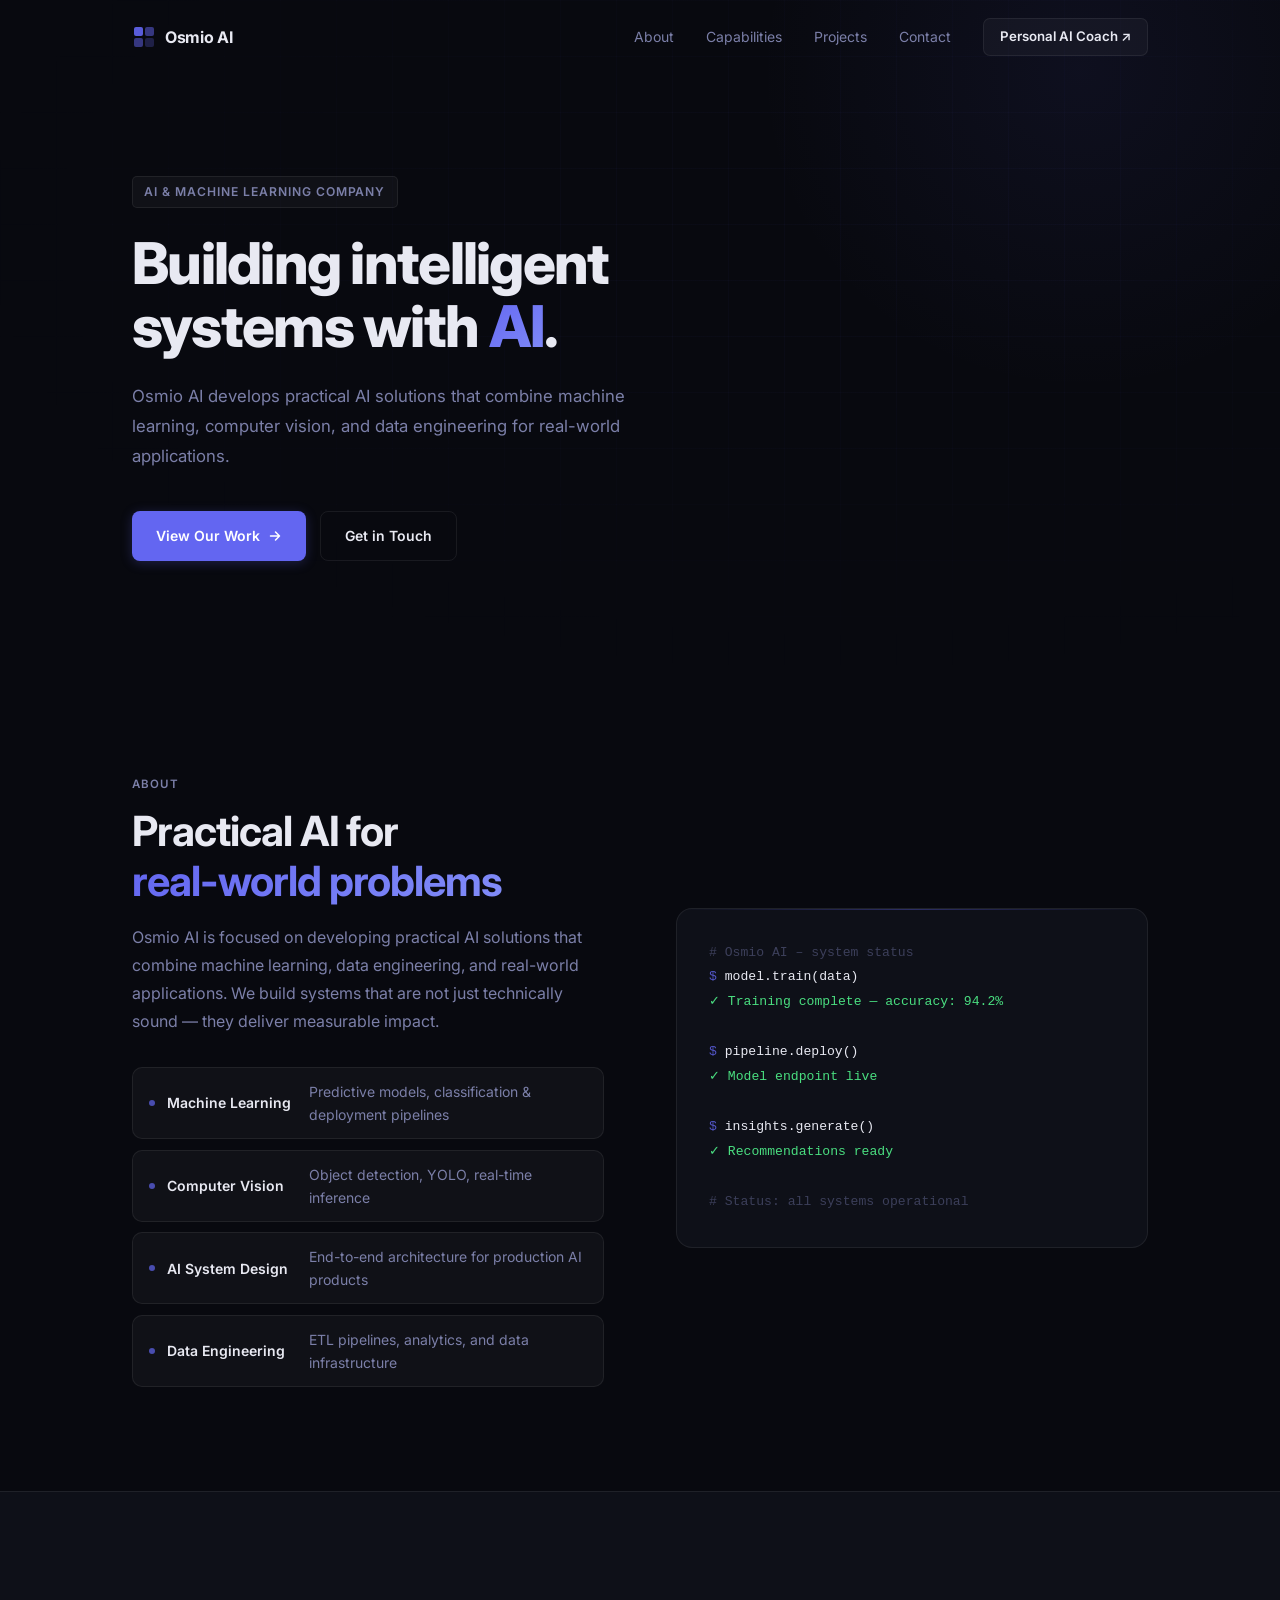
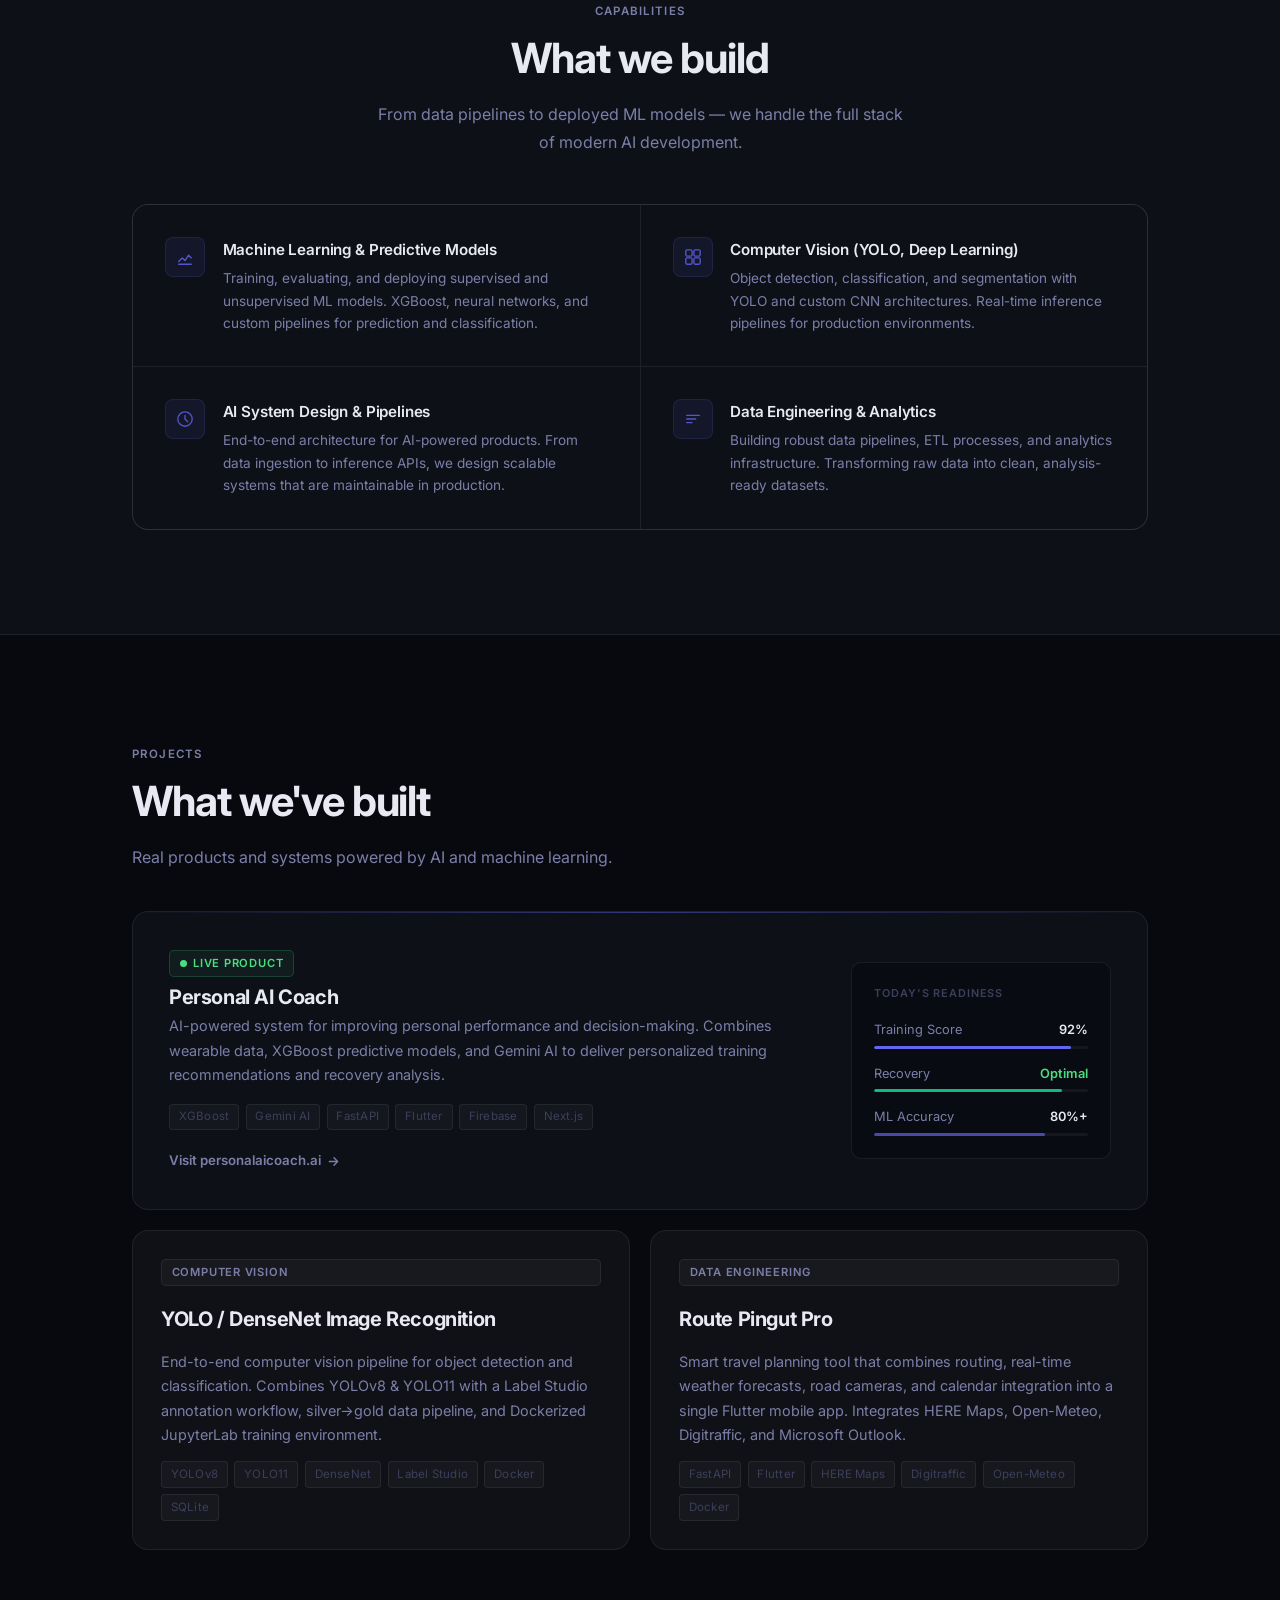
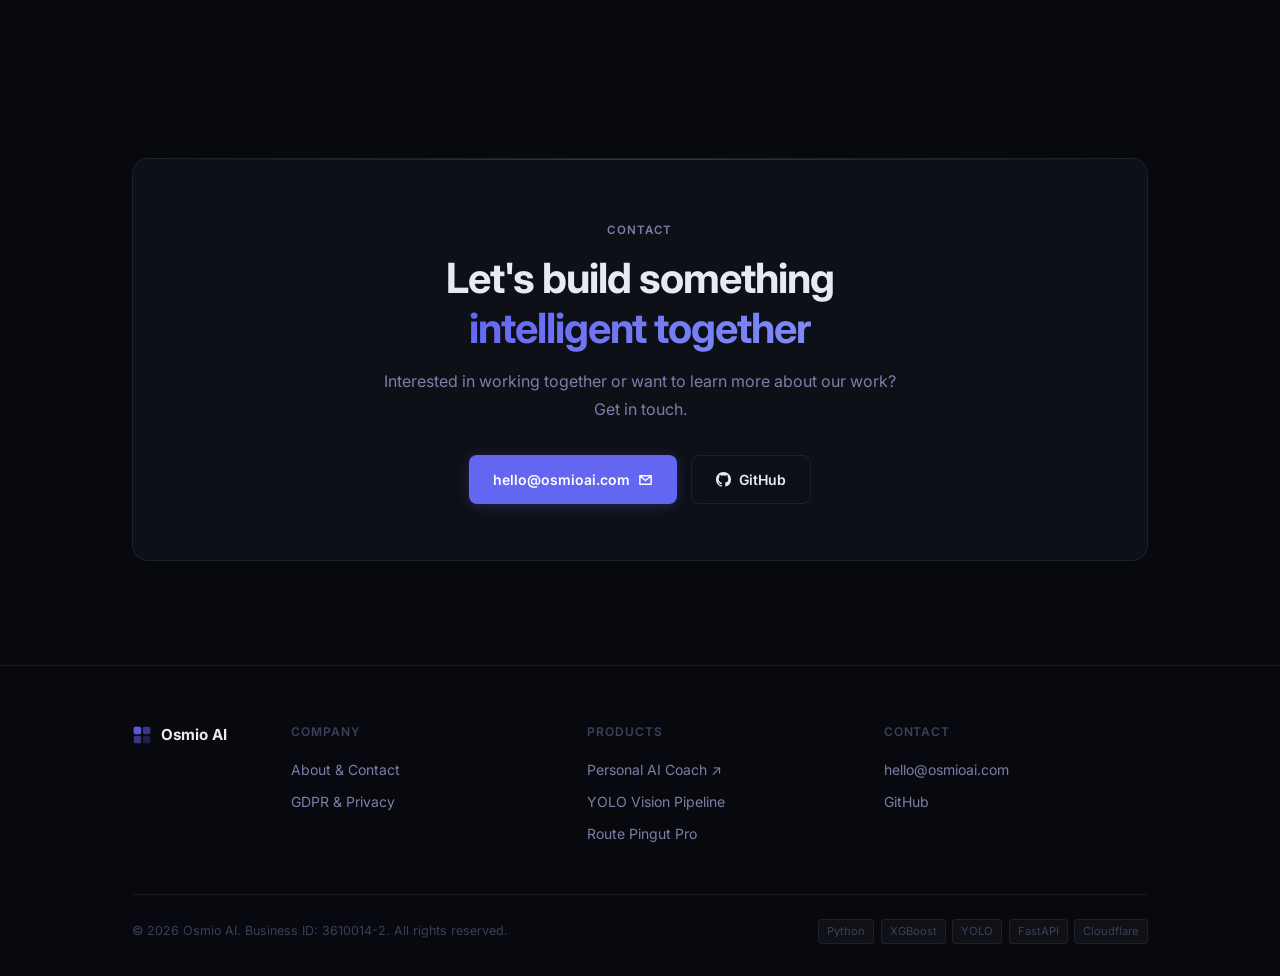
<file: index.html>
<!DOCTYPE html>
<html lang="en">

<head>
    <meta charset="UTF-8">
    <meta name="viewport" content="width=device-width, initial-scale=1.0">
    <title>Osmio AI – Building Intelligent Systems</title>
    <meta name="description" content="Osmio AI develops practical AI solutions combining machine learning, computer vision, and data engineering for real-world applications.">
    <meta property="og:title" content="Osmio AI">
    <meta property="og:description" content="Building intelligent systems with AI and machine learning.">
    <meta property="og:type" content="website">
    <meta property="og:url" content="https://osmioai.com">

    <link rel="stylesheet" href="styles.css">
    <link rel="preconnect" href="https://fonts.googleapis.com">
    <link rel="preconnect" href="https://fonts.gstatic.com" crossorigin>
    <link href="https://fonts.googleapis.com/css2?family=Inter:wght@400;500;600;700;800&display=swap" rel="stylesheet">
</head>

<body>

    <!-- Navigation -->
    <nav class="navbar" id="navbar">
        <div class="container">
            <div class="nav-inner">
                <!-- Logo -->
                <a href="#" class="nav-logo">
                    <svg width="24" height="24" viewBox="0 0 24 24" fill="none" xmlns="http://www.w3.org/2000/svg">
                        <rect x="2" y="2" width="9" height="9" rx="2" fill="rgba(99,102,241,0.9)"/>
                        <rect x="13" y="2" width="9" height="9" rx="2" fill="rgba(99,102,241,0.5)"/>
                        <rect x="2" y="13" width="9" height="9" rx="2" fill="rgba(99,102,241,0.5)"/>
                        <rect x="13" y="13" width="9" height="9" rx="2" fill="rgba(99,102,241,0.25)"/>
                    </svg>
                    Osmio AI
                </a>

                <!-- Desktop nav -->
                <div class="nav-links">
                    <a href="#about">About</a>
                    <a href="#capabilities">Capabilities</a>
                    <a href="#projects">Projects</a>
                    <a href="#contact">Contact</a>
                    <a href="https://personalaicoach.ai" target="_blank" rel="noopener" class="nav-cta">Personal AI Coach ↗</a>
                </div>

                <!-- Mobile button -->
                <button class="mobile-menu-btn" id="mobileMenuBtn" aria-label="Toggle menu">
                    <span></span><span></span><span></span>
                </button>
            </div>
        </div>
    </nav>

    <!-- Mobile menu -->
    <div class="mobile-menu" id="mobileMenu">
        <a href="#about">About</a>
        <a href="#capabilities">Capabilities</a>
        <a href="#projects">Projects</a>
        <a href="#contact">Contact</a>
        <a href="https://personalaicoach.ai" target="_blank" rel="noopener">Personal AI Coach ↗</a>
    </div>

    <!-- ============================================
         HERO
    ============================================ -->
    <section class="hero">
        <div class="hero-bg">
            <div class="hero-wash"></div>
            <div class="hero-grid"></div>
        </div>
        <div class="container">
            <div class="hero-content">
                <div class="hero-eyebrow">AI &amp; Machine Learning Company</div>
                <h1 class="hero-title">
                    Building intelligent<br>
                    systems with <span class="gradient-text">AI</span>.
                </h1>
                <p class="hero-subtitle">
                    Osmio AI develops practical AI solutions that combine machine learning,
                    computer vision, and data engineering for real-world applications.
                </p>
                <div class="hero-actions">
                    <a href="#projects" class="btn-primary">
                        View Our Work
                        <svg width="14" height="14" viewBox="0 0 14 14" fill="none">
                            <path d="M2.5 7h9M7.5 3l4 4-4 4" stroke="currentColor" stroke-width="1.5" stroke-linecap="round" stroke-linejoin="round"/>
                        </svg>
                    </a>
                    <a href="#contact" class="btn-secondary">Get in Touch</a>
                </div>
            </div>
        </div>
    </section>

    <!-- ============================================
         ABOUT
    ============================================ -->
    <section id="about">
        <div class="container">
            <div class="about-grid">
                <div class="about-text">
                    <span class="section-label">About</span>
                    <h2 class="section-title">
                        Practical AI for<br>
                        <span class="gradient-text">real-world problems</span>
                    </h2>
                    <p class="section-subtitle">
                        Osmio AI is focused on developing practical AI solutions that combine
                        machine learning, data engineering, and real-world applications.
                        We build systems that are not just technically sound — they deliver
                        measurable impact.
                    </p>

                    <div class="about-pillars fade-up">
                        <div class="pillar-row">
                            <span class="pillar-dot"></span>
                            <span class="pillar-label">Machine Learning</span>
                            <span>Predictive models, classification &amp; deployment pipelines</span>
                        </div>
                        <div class="pillar-row">
                            <span class="pillar-dot"></span>
                            <span class="pillar-label">Computer Vision</span>
                            <span>Object detection, YOLO, real-time inference</span>
                        </div>
                        <div class="pillar-row">
                            <span class="pillar-dot"></span>
                            <span class="pillar-label">AI System Design</span>
                            <span>End-to-end architecture for production AI products</span>
                        </div>
                        <div class="pillar-row">
                            <span class="pillar-dot"></span>
                            <span class="pillar-label">Data Engineering</span>
                            <span>ETL pipelines, analytics, and data infrastructure</span>
                        </div>
                    </div>
                </div>

                <div class="about-visual fade-up">
                    <div class="about-visual-card">
                        <div class="about-terminal">
                            <div><span class="t-comment"># Osmio AI – system status</span></div>
                            <div><span class="t-prompt">$ </span><span class="t-cmd">model.train(data)</span></div>
                            <div><span class="t-output">✓ Training complete — accuracy: 94.2%</span></div>
                            <br>
                            <div><span class="t-prompt">$ </span><span class="t-cmd">pipeline.deploy()</span></div>
                            <div><span class="t-output">✓ Model endpoint live</span></div>
                            <br>
                            <div><span class="t-prompt">$ </span><span class="t-cmd">insights.generate()</span></div>
                            <div><span class="t-output">✓ Recommendations ready</span></div>
                            <br>
                            <div><span class="t-comment"># Status: all systems operational</span></div>
                        </div>
                    </div>
                </div>
            </div>
        </div>
    </section>

    <!-- ============================================
         CAPABILITIES
    ============================================ -->
    <section id="capabilities" class="capabilities">
        <div class="container">
            <div class="capabilities-header fade-up">
                <span class="section-label">Capabilities</span>
                <h2 class="section-title">What we build</h2>
                <p class="section-subtitle">
                    From data pipelines to deployed ML models — we handle the full stack
                    of modern AI development.
                </p>
            </div>

            <div class="cap-grid">

                <div class="cap-card fade-up">
                    <div class="cap-icon">
                        <svg width="18" height="18" viewBox="0 0 20 20" fill="none" stroke="currentColor" stroke-width="1.5">
                            <path d="M3 15l4-4 3 3 4-6 3 3" stroke-linecap="round" stroke-linejoin="round"/>
                            <path d="M3 18h14" stroke-linecap="round"/>
                        </svg>
                    </div>
                    <div>
                        <div class="cap-title">Machine Learning &amp; Predictive Models</div>
                        <div class="cap-desc">
                            Training, evaluating, and deploying supervised and unsupervised ML models.
                            XGBoost, neural networks, and custom pipelines for prediction and classification.
                        </div>
                    </div>
                </div>

                <div class="cap-card fade-up">
                    <div class="cap-icon">
                        <svg width="18" height="18" viewBox="0 0 20 20" fill="none" stroke="currentColor" stroke-width="1.5">
                            <rect x="2" y="2" width="7" height="7" rx="1.5"/>
                            <rect x="11" y="2" width="7" height="7" rx="1.5"/>
                            <rect x="2" y="11" width="7" height="7" rx="1.5"/>
                            <rect x="11" y="11" width="7" height="7" rx="1.5"/>
                        </svg>
                    </div>
                    <div>
                        <div class="cap-title">Computer Vision (YOLO, Deep Learning)</div>
                        <div class="cap-desc">
                            Object detection, classification, and segmentation with YOLO and custom CNN
                            architectures. Real-time inference pipelines for production environments.
                        </div>
                    </div>
                </div>

                <div class="cap-card fade-up">
                    <div class="cap-icon">
                        <svg width="18" height="18" viewBox="0 0 20 20" fill="none" stroke="currentColor" stroke-width="1.5">
                            <path d="M10 2C5.58 2 2 5.58 2 10s3.58 8 8 8 8-3.58 8-8-3.58-8-8-8z" stroke-linecap="round"/>
                            <path d="M10 6v4l3 3" stroke-linecap="round" stroke-linejoin="round"/>
                        </svg>
                    </div>
                    <div>
                        <div class="cap-title">AI System Design &amp; Pipelines</div>
                        <div class="cap-desc">
                            End-to-end architecture for AI-powered products. From data ingestion to
                            inference APIs, we design scalable systems that are maintainable in production.
                        </div>
                    </div>
                </div>

                <div class="cap-card fade-up">
                    <div class="cap-icon">
                        <svg width="18" height="18" viewBox="0 0 20 20" fill="none" stroke="currentColor" stroke-width="1.5">
                            <path d="M3 6h14M3 10h10M3 14h6" stroke-linecap="round"/>
                        </svg>
                    </div>
                    <div>
                        <div class="cap-title">Data Engineering &amp; Analytics</div>
                        <div class="cap-desc">
                            Building robust data pipelines, ETL processes, and analytics infrastructure.
                            Transforming raw data into clean, analysis-ready datasets.
                        </div>
                    </div>
                </div>

            </div>
        </div>
    </section>

    <!-- ============================================
         PROJECTS
    ============================================ -->
    <section id="projects">
        <div class="container">
            <div class="projects-header fade-up">
                <span class="section-label">Projects</span>
                <h2 class="section-title">What we've built</h2>
                <p class="section-subtitle">
                    Real products and systems powered by AI and machine learning.
                </p>
            </div>

            <div class="projects-grid">

                <!-- Featured: Personal AI Coach -->
                <div class="project-card featured fade-up">
                    <div class="project-featured-info">
                        <div class="project-badge live">
                            <svg width="7" height="7" viewBox="0 0 8 8" fill="currentColor">
                                <circle cx="4" cy="4" r="4"/>
                            </svg>
                            Live Product
                        </div>
                        <h3 class="project-title">Personal AI Coach</h3>
                        <p class="project-desc">
                            AI-powered system for improving personal performance and decision-making.
                            Combines wearable data, XGBoost predictive models, and Gemini AI to deliver
                            personalized training recommendations and recovery analysis.
                        </p>
                        <div class="project-tags" style="margin: 1rem 0;">
                            <span class="tag">XGBoost</span>
                            <span class="tag">Gemini AI</span>
                            <span class="tag">FastAPI</span>
                            <span class="tag">Flutter</span>
                            <span class="tag">Firebase</span>
                            <span class="tag">Next.js</span>
                        </div>
                        <a href="https://personalaicoach.ai" target="_blank" rel="noopener" class="project-link">
                            Visit personalaicoach.ai
                            <svg width="13" height="13" viewBox="0 0 14 14" fill="none">
                                <path d="M2.5 7h9M7.5 3l4 4-4 4" stroke="currentColor" stroke-width="1.5" stroke-linecap="round" stroke-linejoin="round"/>
                            </svg>
                        </a>
                    </div>

                    <div class="project-featured-visual">
                        <div class="visual-label">Today's Readiness</div>
                        <div class="mini-metric">
                            <span class="mini-metric-label">Training Score</span>
                            <span class="mini-metric-value">92%</span>
                        </div>
                        <div class="mini-bar"><div class="mini-bar-fill" style="width:92%; background: var(--indigo);"></div></div>
                        <div class="mini-metric">
                            <span class="mini-metric-label">Recovery</span>
                            <span class="mini-metric-value" style="color: #4ade80;">Optimal</span>
                        </div>
                        <div class="mini-bar"><div class="mini-bar-fill" style="width:88%; background: #10b981;"></div></div>
                        <div class="mini-metric">
                            <span class="mini-metric-label">ML Accuracy</span>
                            <span class="mini-metric-value">80%+</span>
                        </div>
                        <div class="mini-bar"><div class="mini-bar-fill" style="width:80%; background: var(--indigo); opacity:0.65;"></div></div>
                    </div>
                </div>

                <!-- YOLO / Computer Vision -->
                <div class="project-card fade-up">
                    <div class="project-badge">Computer Vision</div>
                    <h3 class="project-title">YOLO / DenseNet Image Recognition</h3>
                    <p class="project-desc">
                        End-to-end computer vision pipeline for object detection and classification.
                        Combines YOLOv8 &amp; YOLO11 with a Label Studio annotation workflow,
                        silver→gold data pipeline, and Dockerized JupyterLab training environment.
                    </p>
                    <div class="project-tags">
                        <span class="tag">YOLOv8</span>
                        <span class="tag">YOLO11</span>
                        <span class="tag">DenseNet</span>
                        <span class="tag">Label Studio</span>
                        <span class="tag">Docker</span>
                        <span class="tag">SQLite</span>
                    </div>
                </div>

                <!-- Route Pingut Pro -->
                <div class="project-card fade-up">
                    <div class="project-badge">Data Engineering</div>
                    <h3 class="project-title">Route Pingut Pro</h3>
                    <p class="project-desc">
                        Smart travel planning tool that combines routing, real-time weather forecasts,
                        road cameras, and calendar integration into a single Flutter mobile app.
                        Integrates HERE Maps, Open-Meteo, Digitraffic, and Microsoft Outlook.
                    </p>
                    <div class="project-tags">
                        <span class="tag">FastAPI</span>
                        <span class="tag">Flutter</span>
                        <span class="tag">HERE Maps</span>
                        <span class="tag">Digitraffic</span>
                        <span class="tag">Open-Meteo</span>
                        <span class="tag">Docker</span>
                    </div>
                </div>

            </div>
        </div>
    </section>

    <!-- ============================================
         CONTACT / CTA
    ============================================ -->
    <section id="contact" class="cta-section">
        <div class="container">
            <div class="cta-box fade-up">
                <span class="section-label">Contact</span>
                <h2 class="section-title">
                    Let's build something<br>
                    <span class="gradient-text">intelligent together</span>
                </h2>
                <p class="section-subtitle">
                    Interested in working together or want to learn more about our work?
                    Get in touch.
                </p>
                <div class="cta-actions">
                    <a href="#" class="btn-primary email-link" data-u="hello" data-d="osmioai.com">
                        hello&#64;osmioai&#46;com
                        <svg width="15" height="15" viewBox="0 0 16 16" fill="none">
                            <path d="M2 4l6 5 6-5M2 4h12v9H2V4z" stroke="currentColor" stroke-width="1.5" stroke-linecap="round" stroke-linejoin="round"/>
                        </svg>
                    </a>
                    <a href="https://github.com" target="_blank" rel="noopener" class="btn-secondary">
                        <svg width="15" height="15" viewBox="0 0 16 16" fill="currentColor">
                            <path d="M8 0C3.58 0 0 3.58 0 8c0 3.54 2.29 6.53 5.47 7.59.4.07.55-.17.55-.38 0-.19-.01-.82-.01-1.49-2.01.37-2.53-.49-2.69-.94-.09-.23-.48-.94-.82-1.13-.28-.15-.68-.52-.01-.53.63-.01 1.08.58 1.23.82.72 1.21 1.87.87 2.33.66.07-.52.28-.87.51-1.07-1.78-.2-3.64-.89-3.64-3.95 0-.87.31-1.59.82-2.15-.08-.2-.36-1.02.08-2.12 0 0 .67-.21 2.2.82.64-.18 1.32-.27 2-.27.68 0 1.36.09 2 .27 1.53-1.04 2.2-.82 2.2-.82.44 1.1.16 1.92.08 2.12.51.56.82 1.27.82 2.15 0 3.07-1.87 3.75-3.65 3.95.29.25.54.73.54 1.48 0 1.07-.01 1.93-.01 2.2 0 .21.15.46.55.38A8.013 8.013 0 0016 8c0-4.42-3.58-8-8-8z"/>
                        </svg>
                        GitHub
                    </a>
                </div>
            </div>
        </div>
    </section>

    <!-- ============================================
         FOOTER
    ============================================ -->
    <footer class="footer">
        <div class="container">
            <div class="footer-inner">
                <div class="footer-logo">
                    <svg width="20" height="20" viewBox="0 0 24 24" fill="none">
                        <rect x="2" y="2" width="9" height="9" rx="2" fill="rgba(99,102,241,0.9)"/>
                        <rect x="13" y="2" width="9" height="9" rx="2" fill="rgba(99,102,241,0.5)"/>
                        <rect x="2" y="13" width="9" height="9" rx="2" fill="rgba(99,102,241,0.5)"/>
                        <rect x="13" y="13" width="9" height="9" rx="2" fill="rgba(99,102,241,0.25)"/>
                    </svg>
                    Osmio AI
                </div>
                <div class="footer-columns">
                    <div class="footer-col">
                        <h4>Company</h4>
                        <a href="about.html">About &amp; Contact</a>
                        <a href="gdpr.html">GDPR &amp; Privacy</a>
                    </div>
                    <div class="footer-col">
                        <h4>Products</h4>
                        <a href="https://personalaicoach.ai" target="_blank" rel="noopener">Personal AI Coach ↗</a>
                        <a href="#projects">YOLO Vision Pipeline</a>
                        <a href="#projects">Route Pingut Pro</a>
                    </div>
                    <div class="footer-col">
                        <h4>Contact</h4>
                        <a href="#" class="email-link" data-u="hello" data-d="osmioai.com">hello&#64;osmioai&#46;com</a>
                        <a href="https://github.com" target="_blank" rel="noopener">GitHub</a>
                    </div>
                </div>
            </div>
            <div class="footer-bottom">
                <span>© 2026 Osmio AI. Business ID: 3610014-2. All rights reserved.</span>
                <div class="tech-stack">
                    <span class="tech-pill">Python</span>
                    <span class="tech-pill">XGBoost</span>
                    <span class="tech-pill">YOLO</span>
                    <span class="tech-pill">FastAPI</span>
                    <span class="tech-pill">Cloudflare</span>
                </div>
            </div>
        </div>
    </footer>

    <script>
        // Navbar scroll effect
        const navbar = document.getElementById('navbar');
        window.addEventListener('scroll', () => {
            navbar.classList.toggle('scrolled', window.scrollY > 40);
        });

        // Mobile menu
        const mobileMenuBtn = document.getElementById('mobileMenuBtn');
        const mobileMenu = document.getElementById('mobileMenu');
        mobileMenuBtn.addEventListener('click', () => {
            mobileMenu.classList.toggle('active');
            mobileMenuBtn.classList.toggle('active');
        });

        // Close mobile menu on link click
        mobileMenu.querySelectorAll('a').forEach(link => {
            link.addEventListener('click', () => {
                mobileMenu.classList.remove('active');
                mobileMenuBtn.classList.remove('active');
            });
        });

        // Smooth scroll for anchor links
        document.querySelectorAll('a[href^="#"]').forEach(anchor => {
            anchor.addEventListener('click', function(e) {
                const href = this.getAttribute('href');
                if (href !== '#') {
                    e.preventDefault();
                    const target = document.querySelector(href);
                    if (target) target.scrollIntoView({ behavior: 'smooth' });
                }
            });
        });

        // Email obfuscation – assemble mailto links from data attributes
        document.querySelectorAll('.email-link').forEach(el => {
            const addr = el.dataset.u + '@' + el.dataset.d;
            el.addEventListener('click', e => {
                e.preventDefault();
                window.location.href = 'mailto:' + addr;
            });
            el.setAttribute('title', addr);
        });

        // Intersection Observer – fade-up animations
        const observer = new IntersectionObserver((entries) => {
            entries.forEach(entry => {
                if (entry.isIntersecting) {
                    entry.target.classList.add('visible');
                }
            });
        }, { threshold: 0.1, rootMargin: '0px 0px -30px 0px' });

        document.querySelectorAll('.fade-up').forEach(el => observer.observe(el));
    </script>
</body>
</html>
</file>
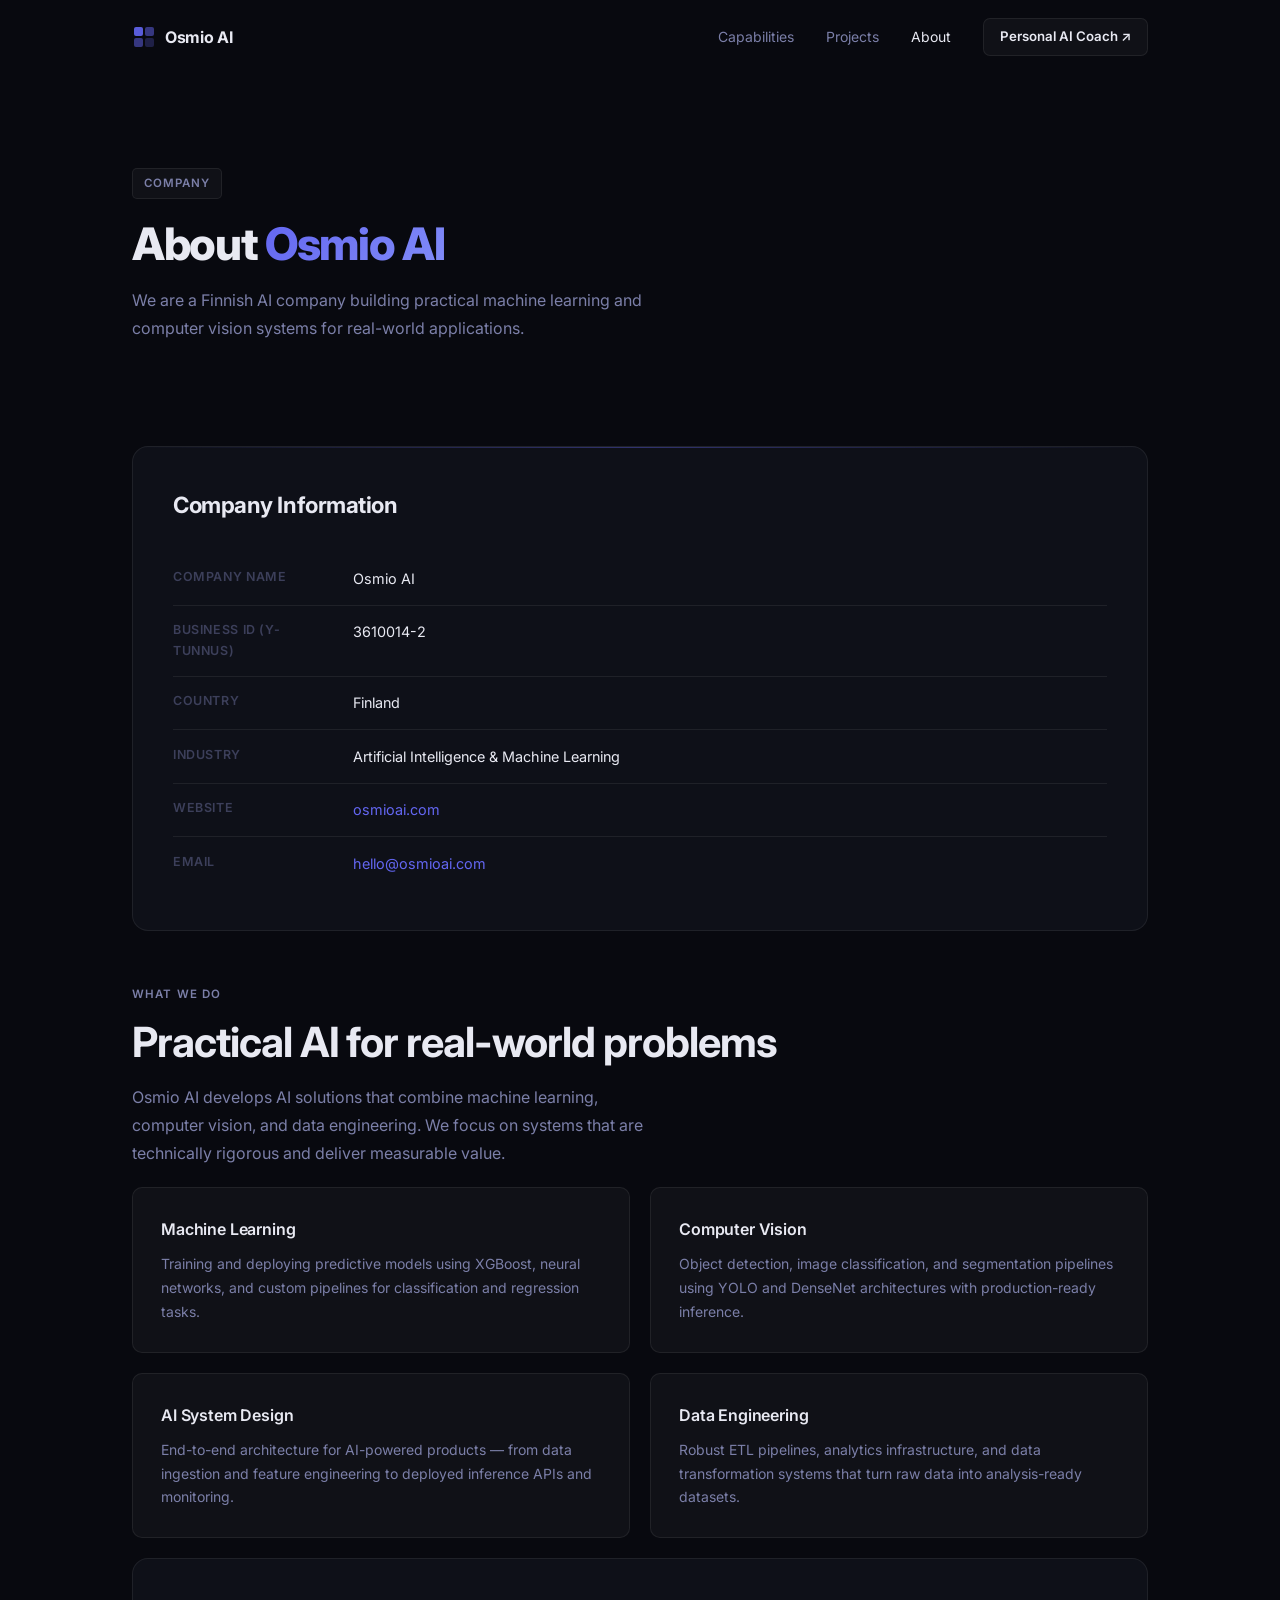
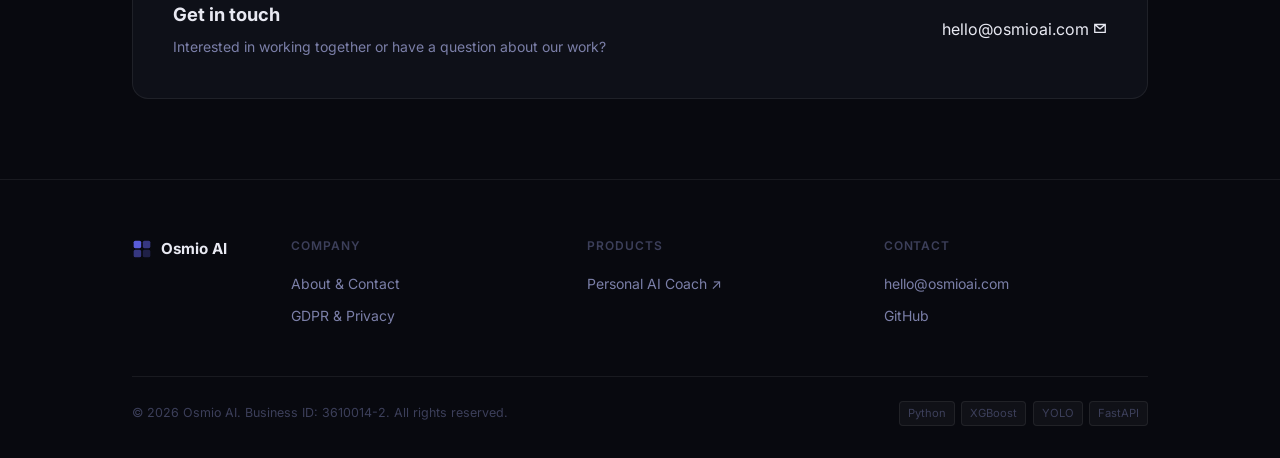
<file: about.html>
<!DOCTYPE html>
<html lang="en">

<head>
    <meta charset="UTF-8">
    <meta name="viewport" content="width=device-width, initial-scale=1.0">
    <title>About – Osmio AI</title>
    <meta name="description" content="Osmio AI is a Finnish AI company developing practical machine learning and computer vision solutions. Contact us at hello@osmioai.com.">

    <link rel="stylesheet" href="styles.css">
    <link rel="preconnect" href="https://fonts.googleapis.com">
    <link rel="preconnect" href="https://fonts.gstatic.com" crossorigin>
    <link href="https://fonts.googleapis.com/css2?family=Inter:wght@400;500;600;700;800&display=swap" rel="stylesheet">

    <style>
        /* Page-specific styles */
        .page-hero {
            padding: calc(var(--section-gap) + 4rem) 0 3rem;
        }

        .page-hero-eyebrow {
            display: inline-flex;
            align-items: center;
            gap: 0.45rem;
            font-size: 0.72rem;
            font-weight: 600;
            letter-spacing: 0.08em;
            text-transform: uppercase;
            color: var(--text-secondary);
            border: 1px solid var(--border);
            border-radius: 5px;
            padding: 0.3rem 0.7rem;
            background: var(--bg-card);
            margin-bottom: 1.25rem;
        }

        .page-hero h1 {
            font-size: clamp(2rem, 4vw, 2.8rem);
            font-weight: 800;
            letter-spacing: -0.03em;
            line-height: 1.15;
            margin-bottom: 1rem;
        }

        .page-hero p {
            font-size: 1rem;
            color: var(--text-secondary);
            max-width: 520px;
            line-height: 1.75;
        }

        /* Company info card */
        .company-card {
            background: var(--bg-surface);
            border: 1px solid var(--border);
            border-radius: var(--radius-lg);
            padding: 2.5rem;
            position: relative;
            overflow: hidden;
        }

        .company-card::before {
            content: '';
            position: absolute;
            top: 0; left: 0; right: 0;
            height: 1px;
            background: linear-gradient(90deg, transparent, rgba(99,102,241,0.4), transparent);
        }

        .company-card h2 {
            font-size: 1.4rem;
            font-weight: 700;
            letter-spacing: -0.02em;
            margin-bottom: 1.75rem;
        }

        .info-table {
            width: 100%;
            border-collapse: collapse;
        }

        .info-table tr {
            border-bottom: 1px solid var(--border);
        }

        .info-table tr:last-child {
            border-bottom: none;
        }

        .info-table td {
            padding: 0.9rem 0;
            font-size: 0.9rem;
            vertical-align: top;
        }

        .info-table td:first-child {
            color: var(--text-muted);
            font-weight: 600;
            font-size: 0.78rem;
            letter-spacing: 0.05em;
            text-transform: uppercase;
            width: 180px;
            padding-right: 1.5rem;
        }

        .info-table td:last-child {
            color: var(--text-primary);
        }

        .info-table a {
            color: var(--indigo);
            text-decoration: none;
            transition: opacity 0.2s;
        }

        .info-table a:hover {
            opacity: 0.75;
        }

        /* Content section */
        .content-section {
            padding-top: 3.5rem;
            padding-bottom: 5rem;
        }

        .content-grid {
            display: grid;
            grid-template-columns: 1fr 1fr;
            gap: 1.25rem;
            margin-bottom: 1.25rem;
        }

        .content-block {
            background: var(--bg-card);
            border: 1px solid var(--border);
            border-radius: var(--radius);
            padding: 1.75rem;
            transition: border-color 0.2s;
        }

        .content-block:hover {
            border-color: rgba(99, 102, 241, 0.2);
        }

        .content-block h3 {
            font-size: 1rem;
            font-weight: 600;
            letter-spacing: -0.01em;
            margin-bottom: 0.6rem;
        }

        .content-block p {
            font-size: 0.875rem;
            color: var(--text-secondary);
            line-height: 1.7;
        }

        /* Contact CTA */
        .contact-cta {
            background: var(--bg-surface);
            border: 1px solid var(--border);
            border-radius: var(--radius-lg);
            padding: 2.5rem;
            display: flex;
            align-items: center;
            justify-content: space-between;
            gap: 2rem;
            flex-wrap: wrap;
            margin-top: 1.25rem;
        }

        .contact-cta-text h3 {
            font-size: 1.15rem;
            font-weight: 700;
            margin-bottom: 0.35rem;
        }

        .contact-cta-text p {
            font-size: 0.875rem;
            color: var(--text-secondary);
        }

        @media (max-width: 640px) {
            .content-grid {
                grid-template-columns: 1fr;
            }
        }
    </style>
</head>

<body>

    <!-- Navigation -->
    <nav class="navbar" id="navbar">
        <div class="container">
            <div class="nav-inner">
                <a href="index.html" class="nav-logo">
                    <svg width="24" height="24" viewBox="0 0 24 24" fill="none">
                        <rect x="2" y="2" width="9" height="9" rx="2" fill="rgba(99,102,241,0.9)"/>
                        <rect x="13" y="2" width="9" height="9" rx="2" fill="rgba(99,102,241,0.5)"/>
                        <rect x="2" y="13" width="9" height="9" rx="2" fill="rgba(99,102,241,0.5)"/>
                        <rect x="13" y="13" width="9" height="9" rx="2" fill="rgba(99,102,241,0.25)"/>
                    </svg>
                    Osmio AI
                </a>
                <div class="nav-links">
                    <a href="index.html#capabilities">Capabilities</a>
                    <a href="index.html#projects">Projects</a>
                    <a href="about.html" style="color: var(--text-primary);">About</a>
                    <a href="https://personalaicoach.ai" target="_blank" rel="noopener" class="nav-cta">Personal AI Coach ↗</a>
                </div>
                <button class="mobile-menu-btn" id="mobileMenuBtn" aria-label="Toggle menu">
                    <span></span><span></span><span></span>
                </button>
            </div>
        </div>
    </nav>

    <div class="mobile-menu" id="mobileMenu">
        <a href="index.html#capabilities">Capabilities</a>
        <a href="index.html#projects">Projects</a>
        <a href="about.html">About</a>
        <a href="https://personalaicoach.ai" target="_blank" rel="noopener">Personal AI Coach ↗</a>
    </div>

    <!-- Page Hero -->
    <div class="page-hero">
        <div class="container">
            <div class="page-hero-eyebrow">Company</div>
            <h1>About <span class="gradient-text">Osmio AI</span></h1>
            <p>
                We are a Finnish AI company building practical machine learning and computer vision
                systems for real-world applications.
            </p>
        </div>
    </div>

    <!-- Content -->
    <div class="content-section">
        <div class="container">

            <!-- Company Info Card -->
            <div class="company-card fade-up">
                <h2>Company Information</h2>
                <table class="info-table">
                    <tr>
                        <td>Company name</td>
                        <td>Osmio AI</td>
                    </tr>
                    <tr>
                        <td>Business ID (Y-tunnus)</td>
                        <td>3610014-2</td>
                    </tr>
                    <tr>
                        <td>Country</td>
                        <td>Finland</td>
                    </tr>
                    <tr>
                        <td>Industry</td>
                        <td>Artificial Intelligence &amp; Machine Learning</td>
                    </tr>
                    <tr>
                        <td>Website</td>
                        <td><a href="https://osmioai.com">osmioai.com</a></td>
                    </tr>
                    <tr>
                        <td>Email</td>
                        <td><a href="#" class="email-link" data-u="hello" data-d="osmioai.com">hello@osmioai.com</a></td>
                    </tr>
                </table>
            </div>

            <!-- What we do -->
            <div style="margin-top: 3rem; margin-bottom: 1.25rem;">
                <span class="section-label">What we do</span>
                <h2 class="section-title">Practical AI for real-world problems</h2>
                <p class="section-subtitle" style="margin-bottom: 0;">
                    Osmio AI develops AI solutions that combine machine learning, computer vision,
                    and data engineering. We focus on systems that are technically rigorous and
                    deliver measurable value.
                </p>
            </div>

            <div class="content-grid fade-up">
                <div class="content-block">
                    <h3>Machine Learning</h3>
                    <p>Training and deploying predictive models using XGBoost, neural networks, and custom pipelines for classification and regression tasks.</p>
                </div>
                <div class="content-block">
                    <h3>Computer Vision</h3>
                    <p>Object detection, image classification, and segmentation pipelines using YOLO and DenseNet architectures with production-ready inference.</p>
                </div>
                <div class="content-block">
                    <h3>AI System Design</h3>
                    <p>End-to-end architecture for AI-powered products — from data ingestion and feature engineering to deployed inference APIs and monitoring.</p>
                </div>
                <div class="content-block">
                    <h3>Data Engineering</h3>
                    <p>Robust ETL pipelines, analytics infrastructure, and data transformation systems that turn raw data into analysis-ready datasets.</p>
                </div>
            </div>

            <!-- Contact CTA -->
            <div class="contact-cta fade-up">
                <div class="contact-cta-text">
                    <h3>Get in touch</h3>
                    <p>Interested in working together or have a question about our work?</p>
                </div>
                <a href="#" class="email-link" data-u="hello" data-d="osmioai.com" class="btn-primary">
                    hello&#64;osmioai&#46;com
                    <svg width="14" height="14" viewBox="0 0 16 16" fill="none">
                        <path d="M2 4l6 5 6-5M2 4h12v9H2V4z" stroke="currentColor" stroke-width="1.5" stroke-linecap="round" stroke-linejoin="round"/>
                    </svg>
                </a>
            </div>

        </div>
    </div>

    <!-- Footer -->
    <footer class="footer">
        <div class="container">
            <div class="footer-inner">
                <div class="footer-logo">
                    <svg width="20" height="20" viewBox="0 0 24 24" fill="none">
                        <rect x="2" y="2" width="9" height="9" rx="2" fill="rgba(99,102,241,0.9)"/>
                        <rect x="13" y="2" width="9" height="9" rx="2" fill="rgba(99,102,241,0.5)"/>
                        <rect x="2" y="13" width="9" height="9" rx="2" fill="rgba(99,102,241,0.5)"/>
                        <rect x="13" y="13" width="9" height="9" rx="2" fill="rgba(99,102,241,0.25)"/>
                    </svg>
                    Osmio AI
                </div>
                <div class="footer-columns">
                    <div class="footer-col">
                        <h4>Company</h4>
                        <a href="about.html">About &amp; Contact</a>
                        <a href="gdpr.html">GDPR &amp; Privacy</a>
                    </div>
                    <div class="footer-col">
                        <h4>Products</h4>
                        <a href="https://personalaicoach.ai" target="_blank" rel="noopener">Personal AI Coach ↗</a>
                    </div>
                    <div class="footer-col">
                        <h4>Contact</h4>
                        <a href="#" class="email-link" data-u="hello" data-d="osmioai.com">hello@osmioai.com</a>
                        <a href="https://github.com" target="_blank" rel="noopener">GitHub</a>
                    </div>
                </div>
            </div>
            <div class="footer-bottom">
                <span>© 2026 Osmio AI. Business ID: 3610014-2. All rights reserved.</span>
                <div class="tech-stack">
                    <span class="tech-pill">Python</span>
                    <span class="tech-pill">XGBoost</span>
                    <span class="tech-pill">YOLO</span>
                    <span class="tech-pill">FastAPI</span>
                </div>
            </div>
        </div>
    </footer>

    <script>
        const navbar = document.getElementById('navbar');
        window.addEventListener('scroll', () => {
            navbar.classList.toggle('scrolled', window.scrollY > 40);
        });

        const mobileMenuBtn = document.getElementById('mobileMenuBtn');
        const mobileMenu = document.getElementById('mobileMenu');
        mobileMenuBtn.addEventListener('click', () => {
            mobileMenu.classList.toggle('active');
            mobileMenuBtn.classList.toggle('active');
        });

        document.querySelectorAll('.email-link').forEach(el => {
            const addr = el.dataset.u + '@' + el.dataset.d;
            el.addEventListener('click', e => {
                e.preventDefault();
                window.location.href = 'mailto:' + addr;
            });
            el.setAttribute('title', addr);
        });

        const observer = new IntersectionObserver((entries) => {
            entries.forEach(entry => {
                if (entry.isIntersecting) entry.target.classList.add('visible');
            });
        }, { threshold: 0.1, rootMargin: '0px 0px -30px 0px' });

        document.querySelectorAll('.fade-up').forEach(el => observer.observe(el));
    </script>
</body>
</html>
</file>
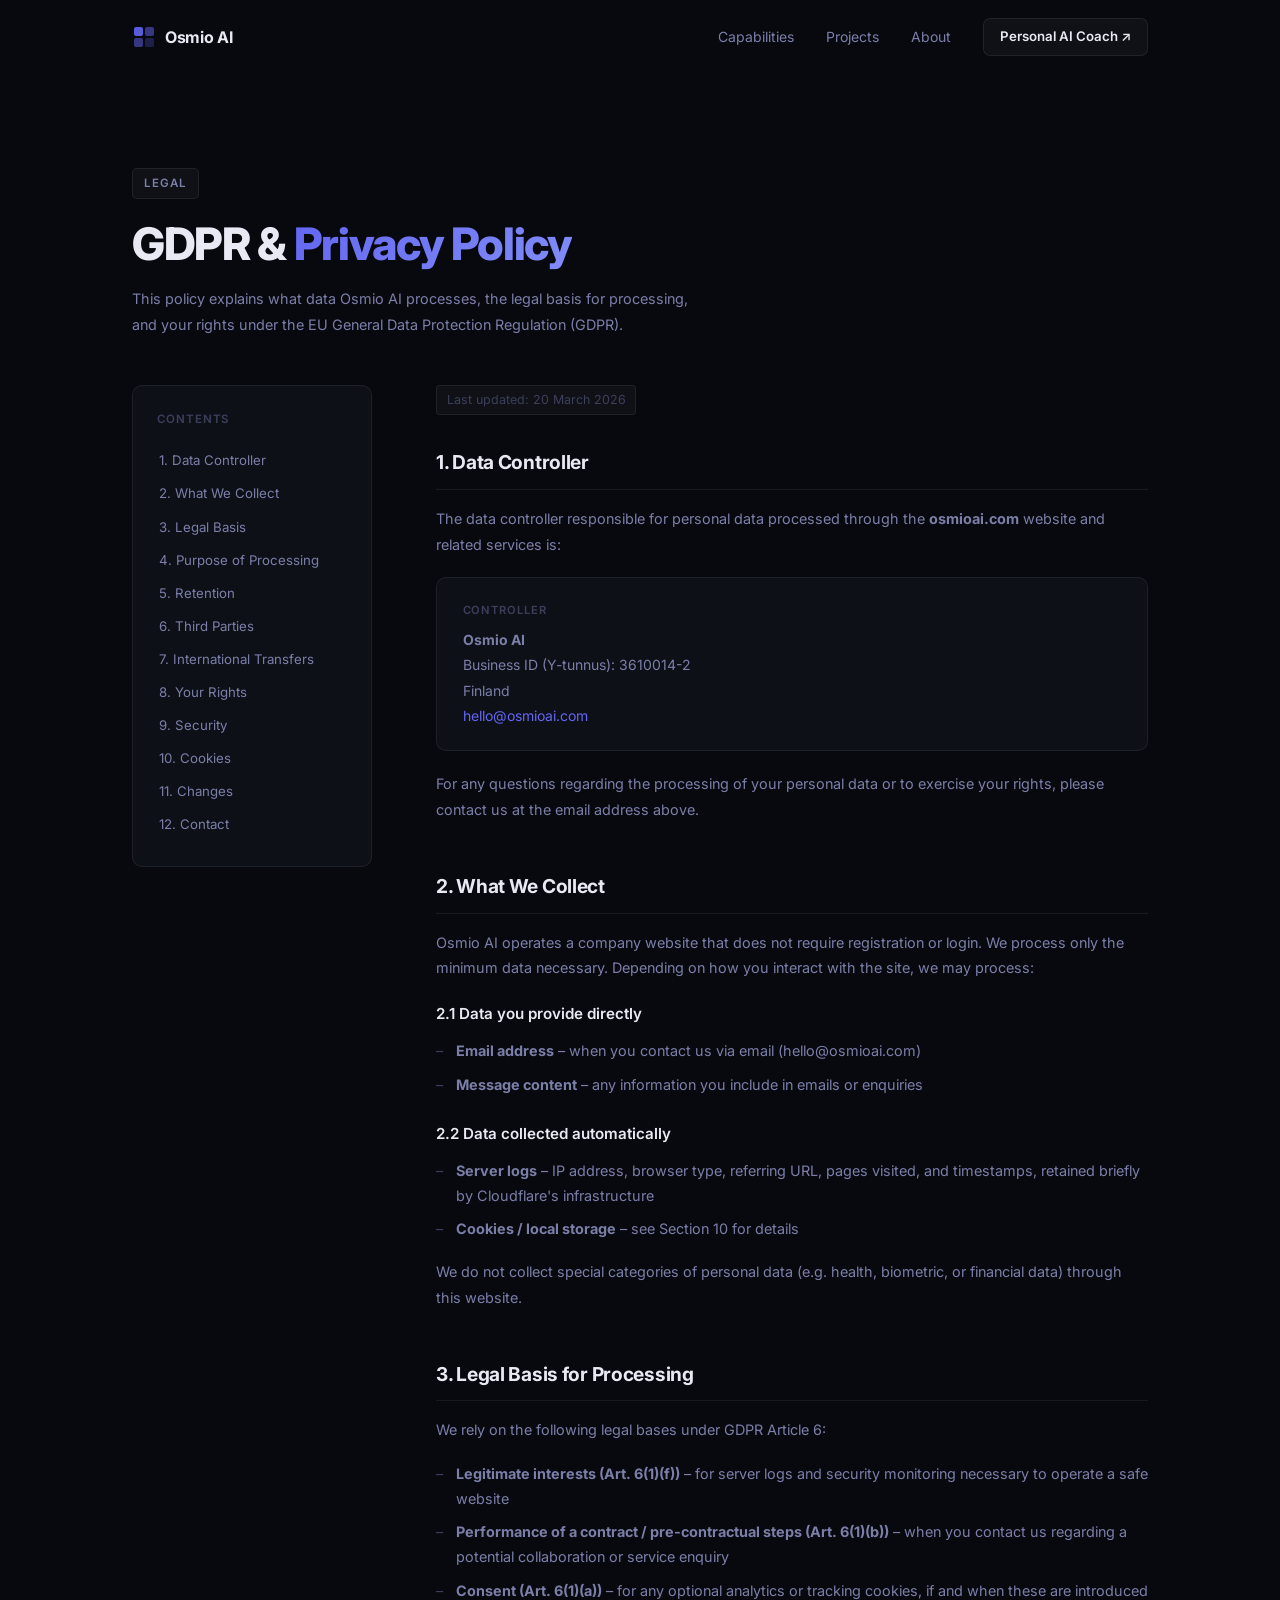
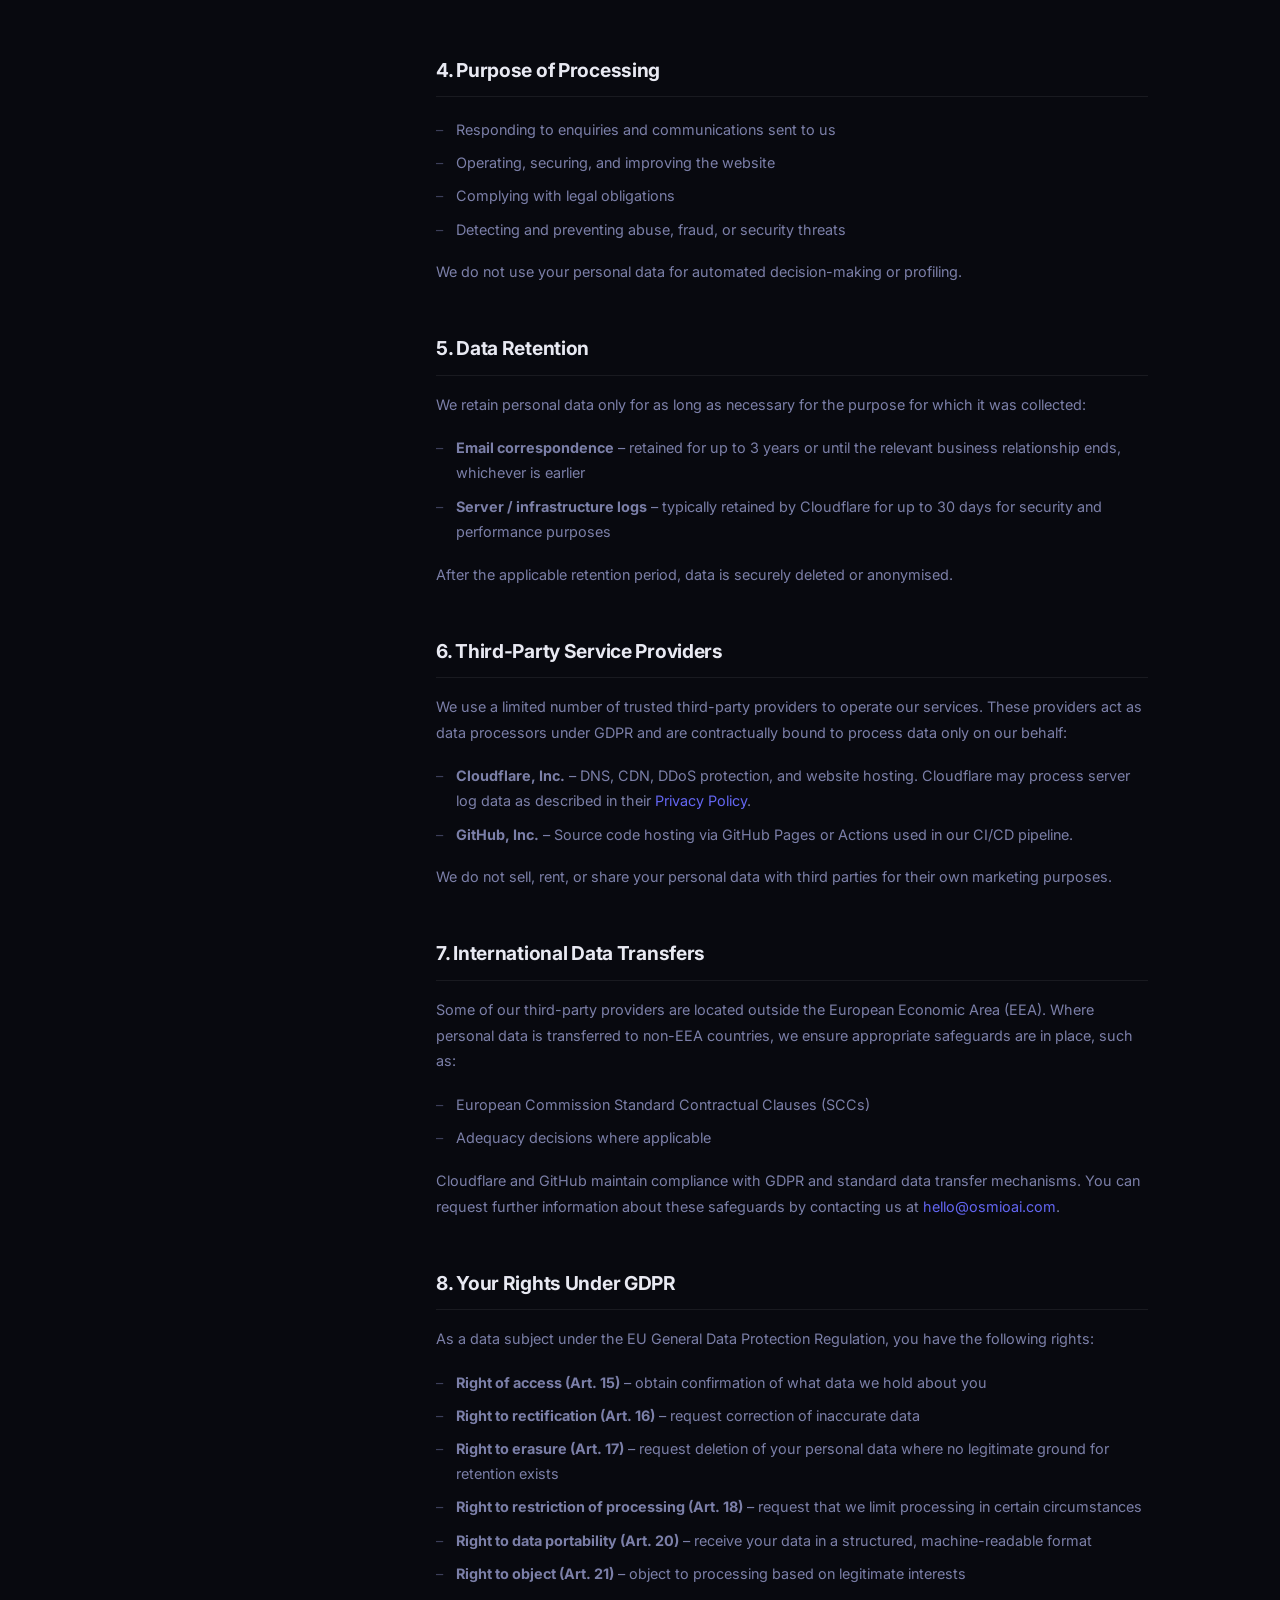
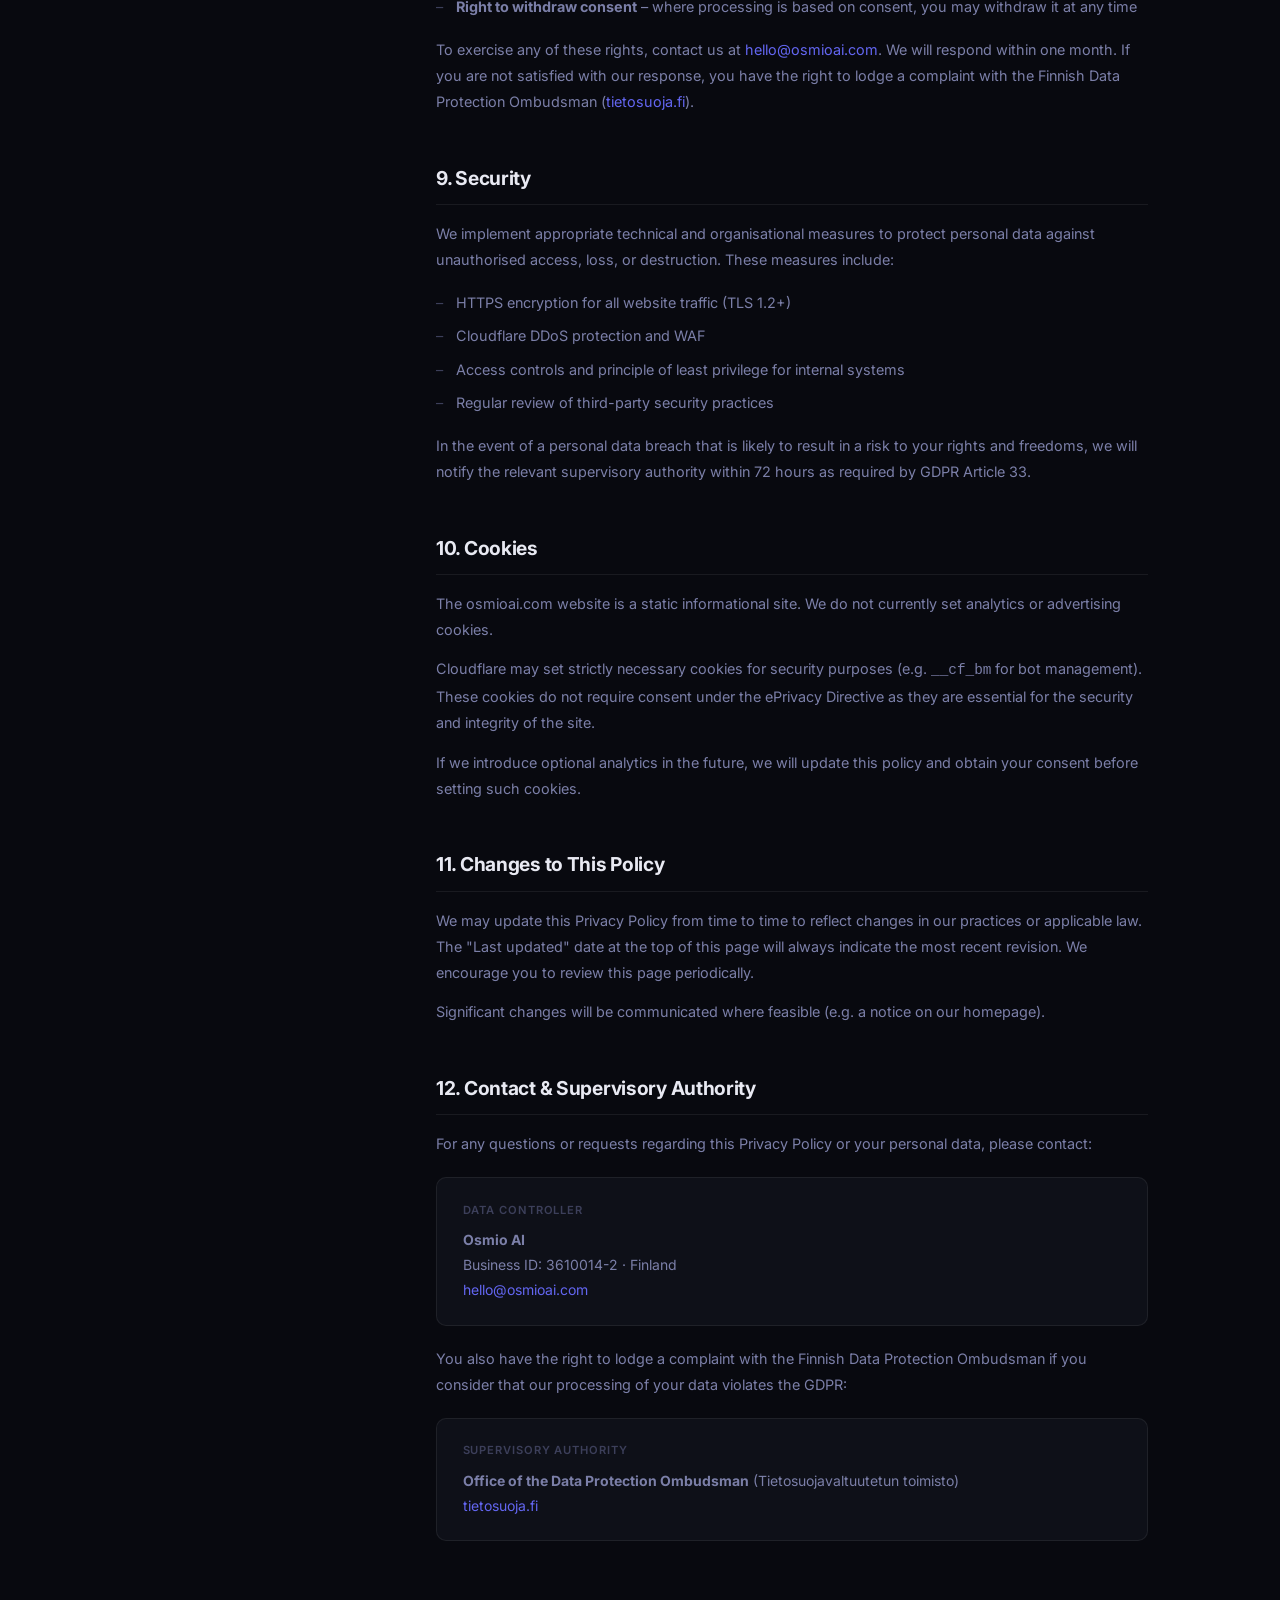
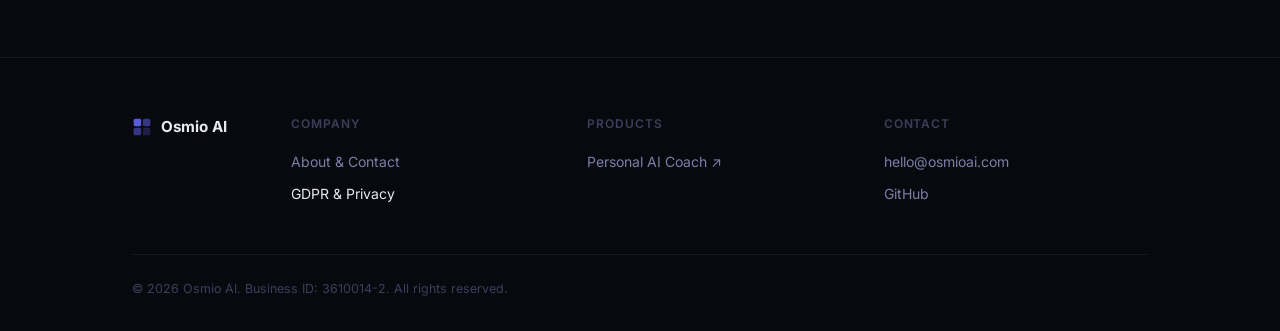
<file: gdpr.html>
<!DOCTYPE html>
<html lang="en">

<head>
    <meta charset="UTF-8">
    <meta name="viewport" content="width=device-width, initial-scale=1.0">
    <title>GDPR &amp; Privacy Policy – Osmio AI</title>
    <meta name="description" content="Osmio AI GDPR compliance and privacy policy. We explain what data we process, why, and your rights under the EU General Data Protection Regulation.">

    <link rel="stylesheet" href="styles.css">
    <link rel="preconnect" href="https://fonts.googleapis.com">
    <link rel="preconnect" href="https://fonts.gstatic.com" crossorigin>
    <link href="https://fonts.googleapis.com/css2?family=Inter:wght@400;500;600;700;800&display=swap" rel="stylesheet">

    <style>
        .page-hero {
            padding: calc(var(--section-gap) + 4rem) 0 3rem;
        }

        .page-hero-eyebrow {
            display: inline-flex;
            align-items: center;
            gap: 0.45rem;
            font-size: 0.72rem;
            font-weight: 600;
            letter-spacing: 0.08em;
            text-transform: uppercase;
            color: var(--text-secondary);
            border: 1px solid var(--border);
            border-radius: 5px;
            padding: 0.3rem 0.7rem;
            background: var(--bg-card);
            margin-bottom: 1.25rem;
        }

        .page-hero h1 {
            font-size: clamp(2rem, 4vw, 2.8rem);
            font-weight: 800;
            letter-spacing: -0.03em;
            line-height: 1.15;
            margin-bottom: 1rem;
        }

        .page-hero p {
            font-size: 0.9rem;
            color: var(--text-secondary);
            max-width: 560px;
            line-height: 1.75;
        }

        /* Policy content */
        .policy-body {
            padding-bottom: 6rem;
        }

        .policy-grid {
            display: grid;
            grid-template-columns: 240px 1fr;
            gap: 4rem;
            align-items: start;
        }

        /* Sticky sidebar TOC */
        .policy-toc {
            position: sticky;
            top: 5rem;
            background: var(--bg-surface);
            border: 1px solid var(--border);
            border-radius: var(--radius);
            padding: 1.5rem;
        }

        .policy-toc h4 {
            font-size: 0.72rem;
            font-weight: 600;
            letter-spacing: 0.08em;
            text-transform: uppercase;
            color: var(--text-muted);
            margin-bottom: 1rem;
        }

        .policy-toc a {
            display: block;
            font-size: 0.83rem;
            color: var(--text-secondary);
            padding: 0.35rem 0;
            border-left: 2px solid transparent;
            padding-left: 0.75rem;
            margin-left: -0.75rem;
            transition: color 0.2s, border-color 0.2s;
            text-decoration: none;
        }

        .policy-toc a:hover {
            color: var(--text-primary);
            border-left-color: var(--indigo);
        }

        /* Policy document */
        .policy-doc {
            max-width: 720px;
        }

        .policy-section {
            margin-bottom: 3rem;
        }

        .policy-section:last-child {
            margin-bottom: 0;
        }

        .policy-section h2 {
            font-size: 1.2rem;
            font-weight: 700;
            letter-spacing: -0.015em;
            margin-bottom: 1rem;
            padding-bottom: 0.6rem;
            border-bottom: 1px solid var(--border);
            color: var(--text-primary);
        }

        .policy-section h3 {
            font-size: 0.95rem;
            font-weight: 600;
            color: var(--text-primary);
            margin: 1.25rem 0 0.5rem;
        }

        .policy-section p {
            font-size: 0.9rem;
            color: var(--text-secondary);
            line-height: 1.8;
            margin-bottom: 0.85rem;
        }

        .policy-section p:last-child {
            margin-bottom: 0;
        }

        .policy-section ul {
            list-style: none;
            padding: 0;
            margin: 0.5rem 0 0.85rem;
        }

        .policy-section ul li {
            font-size: 0.9rem;
            color: var(--text-secondary);
            line-height: 1.75;
            padding: 0.25rem 0 0.25rem 1.25rem;
            position: relative;
        }

        .policy-section ul li::before {
            content: '–';
            position: absolute;
            left: 0;
            color: var(--text-muted);
        }

        .info-card {
            background: var(--bg-surface);
            border: 1px solid var(--border);
            border-radius: var(--radius);
            padding: 1.4rem 1.6rem;
            margin: 1.25rem 0;
        }

        .info-card p {
            margin: 0;
            font-size: 0.875rem;
        }

        .info-card .label {
            font-size: 0.7rem;
            font-weight: 600;
            letter-spacing: 0.08em;
            text-transform: uppercase;
            color: var(--text-muted);
            margin-bottom: 0.5rem;
        }

        .policy-section a {
            color: var(--indigo);
            text-decoration: none;
            transition: opacity 0.2s;
        }

        .policy-section a:hover {
            opacity: 0.75;
        }

        .updated-notice {
            display: inline-block;
            font-size: 0.78rem;
            color: var(--text-muted);
            background: var(--bg-card);
            border: 1px solid var(--border);
            border-radius: 4px;
            padding: 0.25rem 0.6rem;
            margin-bottom: 2rem;
        }

        @media (max-width: 860px) {
            .policy-grid {
                grid-template-columns: 1fr;
                gap: 2rem;
            }

            .policy-toc {
                position: static;
            }
        }
    </style>
</head>

<body>

    <!-- Navigation -->
    <nav class="navbar" id="navbar">
        <div class="container">
            <div class="nav-inner">
                <a href="index.html" class="nav-logo">
                    <svg width="24" height="24" viewBox="0 0 24 24" fill="none">
                        <rect x="2" y="2" width="9" height="9" rx="2" fill="rgba(99,102,241,0.9)"/>
                        <rect x="13" y="2" width="9" height="9" rx="2" fill="rgba(99,102,241,0.5)"/>
                        <rect x="2" y="13" width="9" height="9" rx="2" fill="rgba(99,102,241,0.5)"/>
                        <rect x="13" y="13" width="9" height="9" rx="2" fill="rgba(99,102,241,0.25)"/>
                    </svg>
                    Osmio AI
                </a>
                <div class="nav-links">
                    <a href="index.html#capabilities">Capabilities</a>
                    <a href="index.html#projects">Projects</a>
                    <a href="about.html">About</a>
                    <a href="https://personalaicoach.ai" target="_blank" rel="noopener" class="nav-cta">Personal AI Coach ↗</a>
                </div>
                <button class="mobile-menu-btn" id="mobileMenuBtn" aria-label="Toggle menu">
                    <span></span><span></span><span></span>
                </button>
            </div>
        </div>
    </nav>

    <div class="mobile-menu" id="mobileMenu">
        <a href="index.html#capabilities">Capabilities</a>
        <a href="index.html#projects">Projects</a>
        <a href="about.html">About</a>
        <a href="https://personalaicoach.ai" target="_blank" rel="noopener">Personal AI Coach ↗</a>
    </div>

    <!-- Page Hero -->
    <div class="page-hero">
        <div class="container">
            <div class="page-hero-eyebrow">Legal</div>
            <h1>GDPR &amp; <span class="gradient-text">Privacy Policy</span></h1>
            <p>
                This policy explains what data Osmio AI processes, the legal basis for processing,
                and your rights under the EU General Data Protection Regulation (GDPR).
            </p>
        </div>
    </div>

    <!-- Policy Body -->
    <div class="policy-body">
        <div class="container">
            <div class="policy-grid">

                <!-- TOC Sidebar -->
                <nav class="policy-toc" aria-label="Table of contents">
                    <h4>Contents</h4>
                    <a href="#controller">1. Data Controller</a>
                    <a href="#what-we-collect">2. What We Collect</a>
                    <a href="#legal-basis">3. Legal Basis</a>
                    <a href="#purpose">4. Purpose of Processing</a>
                    <a href="#retention">5. Retention</a>
                    <a href="#third-parties">6. Third Parties</a>
                    <a href="#transfers">7. International Transfers</a>
                    <a href="#rights">8. Your Rights</a>
                    <a href="#security">9. Security</a>
                    <a href="#cookies">10. Cookies</a>
                    <a href="#changes">11. Changes</a>
                    <a href="#contact">12. Contact</a>
                </nav>

                <!-- Policy Document -->
                <div class="policy-doc">
                    <span class="updated-notice">Last updated: 20 March 2026</span>

                    <!-- 1. Data Controller -->
                    <div class="policy-section" id="controller">
                        <h2>1. Data Controller</h2>
                        <p>
                            The data controller responsible for personal data processed through the
                            <strong>osmioai.com</strong> website and related services is:
                        </p>
                        <div class="info-card">
                            <div class="label">Controller</div>
                            <p>
                                <strong>Osmio AI</strong><br>
                                Business ID (Y-tunnus): 3610014-2<br>
                                Finland<br>
                                <a href="#" class="email-link" data-u="hello" data-d="osmioai.com">hello@osmioai.com</a>
                            </p>
                        </div>
                        <p>
                            For any questions regarding the processing of your personal data or to exercise
                            your rights, please contact us at the email address above.
                        </p>
                    </div>

                    <!-- 2. What We Collect -->
                    <div class="policy-section" id="what-we-collect">
                        <h2>2. What We Collect</h2>
                        <p>
                            Osmio AI operates a company website that does not require registration or
                            login. We process only the minimum data necessary. Depending on how you
                            interact with the site, we may process:
                        </p>

                        <h3>2.1 Data you provide directly</h3>
                        <ul>
                            <li><strong>Email address</strong> – when you contact us via email (hello@osmioai.com)</li>
                            <li><strong>Message content</strong> – any information you include in emails or enquiries</li>
                        </ul>

                        <h3>2.2 Data collected automatically</h3>
                        <ul>
                            <li><strong>Server logs</strong> – IP address, browser type, referring URL, pages visited, and timestamps, retained briefly by Cloudflare's infrastructure</li>
                            <li><strong>Cookies / local storage</strong> – see Section 10 for details</li>
                        </ul>

                        <p>
                            We do not collect special categories of personal data (e.g. health, biometric,
                            or financial data) through this website.
                        </p>
                    </div>

                    <!-- 3. Legal Basis -->
                    <div class="policy-section" id="legal-basis">
                        <h2>3. Legal Basis for Processing</h2>
                        <p>We rely on the following legal bases under GDPR Article 6:</p>
                        <ul>
                            <li>
                                <strong>Legitimate interests (Art. 6(1)(f))</strong> – for server logs and security
                                monitoring necessary to operate a safe website
                            </li>
                            <li>
                                <strong>Performance of a contract / pre-contractual steps (Art. 6(1)(b))</strong> –
                                when you contact us regarding a potential collaboration or service enquiry
                            </li>
                            <li>
                                <strong>Consent (Art. 6(1)(a))</strong> – for any optional analytics or tracking
                                cookies, if and when these are introduced
                            </li>
                        </ul>
                    </div>

                    <!-- 4. Purpose -->
                    <div class="policy-section" id="purpose">
                        <h2>4. Purpose of Processing</h2>
                        <ul>
                            <li>Responding to enquiries and communications sent to us</li>
                            <li>Operating, securing, and improving the website</li>
                            <li>Complying with legal obligations</li>
                            <li>Detecting and preventing abuse, fraud, or security threats</li>
                        </ul>
                        <p>
                            We do not use your personal data for automated decision-making or profiling.
                        </p>
                    </div>

                    <!-- 5. Retention -->
                    <div class="policy-section" id="retention">
                        <h2>5. Data Retention</h2>
                        <p>
                            We retain personal data only for as long as necessary for the purpose for
                            which it was collected:
                        </p>
                        <ul>
                            <li><strong>Email correspondence</strong> – retained for up to 3 years or until
                                the relevant business relationship ends, whichever is earlier</li>
                            <li><strong>Server / infrastructure logs</strong> – typically retained by
                                Cloudflare for up to 30 days for security and performance purposes</li>
                        </ul>
                        <p>
                            After the applicable retention period, data is securely deleted or anonymised.
                        </p>
                    </div>

                    <!-- 6. Third Parties -->
                    <div class="policy-section" id="third-parties">
                        <h2>6. Third-Party Service Providers</h2>
                        <p>
                            We use a limited number of trusted third-party providers to operate our services.
                            These providers act as data processors under GDPR and are contractually bound to
                            process data only on our behalf:
                        </p>
                        <ul>
                            <li>
                                <strong>Cloudflare, Inc.</strong> – DNS, CDN, DDoS protection, and website
                                hosting. Cloudflare may process server log data as described in their
                                <a href="https://www.cloudflare.com/privacypolicy/" target="_blank" rel="noopener">Privacy Policy</a>.
                            </li>
                            <li>
                                <strong>GitHub, Inc.</strong> – Source code hosting via GitHub Pages or Actions
                                used in our CI/CD pipeline.
                            </li>
                        </ul>
                        <p>
                            We do not sell, rent, or share your personal data with third parties for their
                            own marketing purposes.
                        </p>
                    </div>

                    <!-- 7. Transfers -->
                    <div class="policy-section" id="transfers">
                        <h2>7. International Data Transfers</h2>
                        <p>
                            Some of our third-party providers are located outside the European Economic
                            Area (EEA). Where personal data is transferred to non-EEA countries, we
                            ensure appropriate safeguards are in place, such as:
                        </p>
                        <ul>
                            <li>European Commission Standard Contractual Clauses (SCCs)</li>
                            <li>Adequacy decisions where applicable</li>
                        </ul>
                        <p>
                            Cloudflare and GitHub maintain compliance with GDPR and standard data transfer
                            mechanisms. You can request further information about these safeguards by
                            contacting us at <a href="#" class="email-link" data-u="hello" data-d="osmioai.com">hello@osmioai.com</a>.
                        </p>
                    </div>

                    <!-- 8. Your Rights -->
                    <div class="policy-section" id="rights">
                        <h2>8. Your Rights Under GDPR</h2>
                        <p>
                            As a data subject under the EU General Data Protection Regulation, you have
                            the following rights:
                        </p>
                        <ul>
                            <li><strong>Right of access (Art. 15)</strong> – obtain confirmation of what data we hold about you</li>
                            <li><strong>Right to rectification (Art. 16)</strong> – request correction of inaccurate data</li>
                            <li><strong>Right to erasure (Art. 17)</strong> – request deletion of your personal data where no legitimate ground for retention exists</li>
                            <li><strong>Right to restriction of processing (Art. 18)</strong> – request that we limit processing in certain circumstances</li>
                            <li><strong>Right to data portability (Art. 20)</strong> – receive your data in a structured, machine-readable format</li>
                            <li><strong>Right to object (Art. 21)</strong> – object to processing based on legitimate interests</li>
                            <li><strong>Right to withdraw consent</strong> – where processing is based on consent, you may withdraw it at any time</li>
                        </ul>
                        <p>
                            To exercise any of these rights, contact us at
                            <a href="#" class="email-link" data-u="hello" data-d="osmioai.com">hello@osmioai.com</a>. We will respond
                            within one month. If you are not satisfied with our response, you have the
                            right to lodge a complaint with the Finnish Data Protection Ombudsman
                            (<a href="https://tietosuoja.fi" target="_blank" rel="noopener">tietosuoja.fi</a>).
                        </p>
                    </div>

                    <!-- 9. Security -->
                    <div class="policy-section" id="security">
                        <h2>9. Security</h2>
                        <p>
                            We implement appropriate technical and organisational measures to protect
                            personal data against unauthorised access, loss, or destruction. These
                            measures include:
                        </p>
                        <ul>
                            <li>HTTPS encryption for all website traffic (TLS 1.2+)</li>
                            <li>Cloudflare DDoS protection and WAF</li>
                            <li>Access controls and principle of least privilege for internal systems</li>
                            <li>Regular review of third-party security practices</li>
                        </ul>
                        <p>
                            In the event of a personal data breach that is likely to result in a risk to
                            your rights and freedoms, we will notify the relevant supervisory authority
                            within 72 hours as required by GDPR Article 33.
                        </p>
                    </div>

                    <!-- 10. Cookies -->
                    <div class="policy-section" id="cookies">
                        <h2>10. Cookies</h2>
                        <p>
                            The osmioai.com website is a static informational site. We do not currently
                            set analytics or advertising cookies.
                        </p>
                        <p>
                            Cloudflare may set strictly necessary cookies for security purposes
                            (e.g. <code>__cf_bm</code> for bot management). These cookies do not require
                            consent under the ePrivacy Directive as they are essential for the security
                            and integrity of the site.
                        </p>
                        <p>
                            If we introduce optional analytics in the future, we will update this policy
                            and obtain your consent before setting such cookies.
                        </p>
                    </div>

                    <!-- 11. Changes -->
                    <div class="policy-section" id="changes">
                        <h2>11. Changes to This Policy</h2>
                        <p>
                            We may update this Privacy Policy from time to time to reflect changes in
                            our practices or applicable law. The "Last updated" date at the top of this
                            page will always indicate the most recent revision. We encourage you to
                            review this page periodically.
                        </p>
                        <p>
                            Significant changes will be communicated where feasible (e.g. a notice on
                            our homepage).
                        </p>
                    </div>

                    <!-- 12. Contact -->
                    <div class="policy-section" id="contact">
                        <h2>12. Contact &amp; Supervisory Authority</h2>
                        <p>
                            For any questions or requests regarding this Privacy Policy or your personal
                            data, please contact:
                        </p>
                        <div class="info-card">
                            <div class="label">Data Controller</div>
                            <p>
                                <strong>Osmio AI</strong><br>
                                Business ID: 3610014-2 · Finland<br>
                                <a href="#" class="email-link" data-u="hello" data-d="osmioai.com">hello@osmioai.com</a>
                            </p>
                        </div>
                        <p>
                            You also have the right to lodge a complaint with the Finnish Data Protection
                            Ombudsman if you consider that our processing of your data violates the GDPR:
                        </p>
                        <div class="info-card">
                            <div class="label">Supervisory Authority</div>
                            <p>
                                <strong>Office of the Data Protection Ombudsman</strong> (Tietosuojavaltuutetun toimisto)<br>
                                <a href="https://tietosuoja.fi" target="_blank" rel="noopener">tietosuoja.fi</a>
                            </p>
                        </div>
                    </div>

                </div>
            </div>
        </div>
    </div>

    <!-- Footer -->
    <footer class="footer">
        <div class="container">
            <div class="footer-inner">
                <div class="footer-logo">
                    <svg width="20" height="20" viewBox="0 0 24 24" fill="none">
                        <rect x="2" y="2" width="9" height="9" rx="2" fill="rgba(99,102,241,0.9)"/>
                        <rect x="13" y="2" width="9" height="9" rx="2" fill="rgba(99,102,241,0.5)"/>
                        <rect x="2" y="13" width="9" height="9" rx="2" fill="rgba(99,102,241,0.5)"/>
                        <rect x="13" y="13" width="9" height="9" rx="2" fill="rgba(99,102,241,0.25)"/>
                    </svg>
                    Osmio AI
                </div>
                <div class="footer-columns">
                    <div class="footer-col">
                        <h4>Company</h4>
                        <a href="about.html">About &amp; Contact</a>
                        <a href="gdpr.html" style="color: var(--text-primary);">GDPR &amp; Privacy</a>
                    </div>
                    <div class="footer-col">
                        <h4>Products</h4>
                        <a href="https://personalaicoach.ai" target="_blank" rel="noopener">Personal AI Coach ↗</a>
                    </div>
                    <div class="footer-col">
                        <h4>Contact</h4>
                        <a href="#" class="email-link" data-u="hello" data-d="osmioai.com">hello@osmioai.com</a>
                        <a href="https://github.com" target="_blank" rel="noopener">GitHub</a>
                    </div>
                </div>
            </div>
            <div class="footer-bottom">
                <span>© 2026 Osmio AI. Business ID: 3610014-2. All rights reserved.</span>
            </div>
        </div>
    </footer>

    <script>
        const navbar = document.getElementById('navbar');
        window.addEventListener('scroll', () => {
            navbar.classList.toggle('scrolled', window.scrollY > 40);
        });

        const mobileMenuBtn = document.getElementById('mobileMenuBtn');
        const mobileMenu = document.getElementById('mobileMenu');
        mobileMenuBtn.addEventListener('click', () => {
            mobileMenu.classList.toggle('active');
            mobileMenuBtn.classList.toggle('active');
        });
        document.querySelectorAll('.email-link').forEach(el => {
            const addr = el.dataset.u + '@' + el.dataset.d;
            el.addEventListener('click', e => {
                e.preventDefault();
                window.location.href = 'mailto:' + addr;
            });
            el.setAttribute('title', addr);
        });
    </script>
</body>
</html>
</file>
<file: styles.css>
/* ============================================
   OSMIO AI – Design System
   Professional, corporate, slate/indigo palette
   ============================================ */

/* ---------- Reset & Base ---------- */
*, *::before, *::after {
    box-sizing: border-box;
    margin: 0;
    padding: 0;
}

:root {
    /* Base backgrounds – slightly warmer dark, not pure black */
    --bg-base:       #08090f;
    --bg-surface:    #0e1018;
    --bg-card:       rgba(255, 255, 255, 0.035);
    --bg-card-hover: rgba(255, 255, 255, 0.06);
    --border:        rgba(255, 255, 255, 0.07);
    --border-hover:  rgba(100, 116, 139, 0.4);

    /* Brand – slightly cooler indigo, less violet-heavy */
    --indigo:  #6366F1;
    --slate:   #64748B;
    --blue:    #3B82F6;

    /* Accent for hover/focus – a restrained indigo tint */
    --accent:  rgba(99, 102, 241, 0.12);

    /* Text */
    --text-primary:   #E8E9F2;
    --text-secondary: #7B7FA8;
    --text-muted:     #3C3F5A;

    /* Spacing */
    --section-gap: 6.5rem;
    --container:   1080px;
    --radius:      10px;
    --radius-lg:   16px;
}

html {
    scroll-behavior: smooth;
}

body {
    background-color: var(--bg-base);
    color: var(--text-primary);
    font-family: 'Inter', system-ui, sans-serif;
    font-size: 16px;
    line-height: 1.65;
    -webkit-font-smoothing: antialiased;
}

a {
    color: inherit;
    text-decoration: none;
}

img {
    max-width: 100%;
    display: block;
}

/* ---------- Layout ---------- */
.container {
    max-width: var(--container);
    margin: 0 auto;
    padding: 0 2rem;
}

section {
    padding: var(--section-gap) 0;
}

/* ---------- Typography ---------- */
.gradient-text {
    background: linear-gradient(135deg, var(--indigo) 0%, #818CF8 100%);
    -webkit-background-clip: text;
    -webkit-text-fill-color: transparent;
    background-clip: text;
}

.section-label {
    display: inline-block;
    font-size: 0.72rem;
    font-weight: 600;
    letter-spacing: 0.1em;
    text-transform: uppercase;
    color: var(--text-secondary);
    margin-bottom: 0.85rem;
}

.section-title {
    font-size: clamp(1.9rem, 4vw, 2.6rem);
    font-weight: 700;
    line-height: 1.2;
    letter-spacing: -0.025em;
    margin-bottom: 1rem;
}

.section-subtitle {
    font-size: 1rem;
    color: var(--text-secondary);
    max-width: 540px;
    line-height: 1.75;
}

/* ---------- Navbar ---------- */
.navbar {
    position: fixed;
    top: 0;
    left: 0;
    right: 0;
    z-index: 100;
    padding: 1.1rem 0;
    border-bottom: 1px solid transparent;
    transition: background 0.3s, border-color 0.3s, padding 0.3s;
}

.navbar.scrolled {
    background: rgba(8, 9, 15, 0.9);
    backdrop-filter: blur(20px);
    -webkit-backdrop-filter: blur(20px);
    border-bottom-color: var(--border);
    padding: 0.8rem 0;
}

.nav-inner {
    display: flex;
    align-items: center;
    justify-content: space-between;
}

.nav-logo {
    display: flex;
    align-items: center;
    gap: 0.55rem;
    font-size: 1rem;
    font-weight: 700;
    letter-spacing: -0.015em;
    color: var(--text-primary);
}

.nav-logo svg {
    flex-shrink: 0;
}

.nav-links {
    display: flex;
    align-items: center;
    gap: 2rem;
}

.nav-links a {
    font-size: 0.875rem;
    color: var(--text-secondary);
    transition: color 0.2s;
}

.nav-links a:hover {
    color: var(--text-primary);
}

.nav-cta {
    font-size: 0.83rem !important;
    font-weight: 600;
    color: var(--text-primary) !important;
    background: var(--bg-card) !important;
    border: 1px solid var(--border) !important;
    padding: 0.45rem 1rem;
    border-radius: 7px;
    transition: border-color 0.2s, background 0.2s !important;
}

.nav-cta:hover {
    border-color: rgba(99, 102, 241, 0.35) !important;
    background: var(--bg-card-hover) !important;
}

/* Mobile menu */
.mobile-menu-btn {
    display: none;
    flex-direction: column;
    gap: 5px;
    cursor: pointer;
    background: none;
    border: none;
    padding: 4px;
}

.mobile-menu-btn span {
    display: block;
    width: 22px;
    height: 2px;
    background: var(--text-secondary);
    border-radius: 2px;
    transition: all 0.3s;
}

.mobile-menu-btn.active span:nth-child(1) { transform: translateY(7px) rotate(45deg); }
.mobile-menu-btn.active span:nth-child(2) { opacity: 0; }
.mobile-menu-btn.active span:nth-child(3) { transform: translateY(-7px) rotate(-45deg); }

.mobile-menu {
    display: none;
    flex-direction: column;
    gap: 0;
    background: rgba(8, 9, 15, 0.98);
    backdrop-filter: blur(20px);
    border-top: 1px solid var(--border);
    padding: 1rem 2rem;
    position: fixed;
    top: 60px;
    left: 0;
    right: 0;
    z-index: 99;
}

.mobile-menu.active {
    display: flex;
}

.mobile-menu a {
    padding: 0.85rem 0;
    font-size: 1rem;
    color: var(--text-secondary);
    border-bottom: 1px solid var(--border);
    transition: color 0.2s;
}

.mobile-menu a:last-child {
    border-bottom: none;
}

.mobile-menu a:hover {
    color: var(--text-primary);
}

/* ---------- Hero ---------- */
.hero {
    padding: calc(var(--section-gap) + 4.5rem) 0 var(--section-gap);
    position: relative;
    overflow: hidden;
}

.hero-bg {
    position: absolute;
    inset: 0;
    pointer-events: none;
    z-index: 0;
}

/* Very subtle, single gradient wash — no pulsing orbs */
.hero-wash {
    position: absolute;
    top: -280px;
    right: -150px;
    width: 700px;
    height: 700px;
    border-radius: 50%;
    background: radial-gradient(ellipse at center, rgba(99, 102, 241, 0.07) 0%, transparent 65%);
}

/* Subtle grid overlay */
.hero-grid {
    position: absolute;
    inset: 0;
    background-image:
        linear-gradient(rgba(99,102,241,0.03) 1px, transparent 1px),
        linear-gradient(90deg, rgba(99,102,241,0.03) 1px, transparent 1px);
    background-size: 56px 56px;
    mask-image: radial-gradient(ellipse at 65% 35%, black 20%, transparent 75%);
}

.hero-content {
    position: relative;
    z-index: 1;
    max-width: 680px;
}

/* Replace the blinking badge with a static, clean tag */
.hero-eyebrow {
    display: inline-flex;
    align-items: center;
    gap: 0.45rem;
    font-size: 0.76rem;
    font-weight: 600;
    letter-spacing: 0.08em;
    text-transform: uppercase;
    color: var(--text-secondary);
    border: 1px solid var(--border);
    border-radius: 5px;
    padding: 0.3rem 0.7rem;
    background: var(--bg-card);
    margin-bottom: 1.5rem;
}

.hero-title {
    font-size: clamp(2.4rem, 5.5vw, 3.6rem);
    font-weight: 800;
    line-height: 1.1;
    letter-spacing: -0.03em;
    margin-bottom: 1.4rem;
}

.hero-subtitle {
    font-size: 1.05rem;
    color: var(--text-secondary);
    line-height: 1.8;
    margin-bottom: 2.5rem;
    max-width: 520px;
}

.hero-actions {
    display: flex;
    gap: 0.85rem;
    flex-wrap: wrap;
}

/* ---------- Buttons ---------- */
.btn-primary {
    display: inline-flex;
    align-items: center;
    gap: 0.5rem;
    padding: 0.75rem 1.5rem;
    background: var(--indigo);
    color: #fff;
    font-size: 0.875rem;
    font-weight: 600;
    border-radius: 8px;
    border: none;
    cursor: pointer;
    transition: background 0.2s, transform 0.2s, box-shadow 0.2s;
    box-shadow: 0 2px 12px rgba(99,102,241,0.25);
}

.btn-primary:hover {
    background: #5254cc;
    transform: translateY(-1px);
    box-shadow: 0 6px 22px rgba(99,102,241,0.32);
}

.btn-secondary {
    display: inline-flex;
    align-items: center;
    gap: 0.5rem;
    padding: 0.75rem 1.5rem;
    background: transparent;
    color: var(--text-primary);
    font-size: 0.875rem;
    font-weight: 600;
    border-radius: 8px;
    border: 1px solid var(--border);
    cursor: pointer;
    transition: background 0.2s, border-color 0.2s, transform 0.2s;
}

.btn-secondary:hover {
    background: var(--bg-card-hover);
    border-color: rgba(99, 102, 241, 0.3);
    transform: translateY(-1px);
}

/* ---------- About ---------- */
.about-grid {
    display: grid;
    grid-template-columns: 1fr 1fr;
    gap: 4.5rem;
    align-items: center;
}

.about-text .section-subtitle {
    margin-bottom: 2rem;
}

/* Replace single-letter stat cards with a clean strengths list */
.about-pillars {
    display: flex;
    flex-direction: column;
    gap: 0.65rem;
    margin-top: 2rem;
}

.pillar-row {
    display: flex;
    align-items: center;
    gap: 0.75rem;
    padding: 0.75rem 1rem;
    background: var(--bg-card);
    border: 1px solid var(--border);
    border-radius: var(--radius);
    font-size: 0.875rem;
    color: var(--text-secondary);
    transition: border-color 0.2s, color 0.2s;
}

.pillar-row:hover {
    border-color: rgba(99, 102, 241, 0.25);
    color: var(--text-primary);
}

.pillar-dot {
    width: 6px;
    height: 6px;
    border-radius: 50%;
    background: var(--indigo);
    flex-shrink: 0;
    opacity: 0.7;
}

.pillar-label {
    font-weight: 600;
    color: var(--text-primary);
    min-width: 130px;
}

.about-visual {
    position: relative;
}

.about-visual-card {
    background: var(--bg-surface);
    border: 1px solid var(--border);
    border-radius: var(--radius-lg);
    padding: 2rem;
    position: relative;
    overflow: hidden;
}

/* Single subtle top gradient rule */
.about-visual-card::before {
    content: '';
    position: absolute;
    top: 0;
    left: 0;
    right: 0;
    height: 1px;
    background: linear-gradient(90deg, transparent, rgba(99,102,241,0.35), transparent);
}

.about-terminal {
    font-family: 'Fira Code', 'Cascadia Code', 'Courier New', monospace;
    font-size: 0.82rem;
    line-height: 1.9;
    color: var(--text-secondary);
}

.about-terminal .t-prompt {
    color: var(--indigo);
    opacity: 0.8;
}

.about-terminal .t-cmd {
    color: var(--text-primary);
}

.about-terminal .t-output {
    color: #4ade80;
}

.about-terminal .t-comment {
    color: var(--text-muted);
}

/* ---------- Capabilities ---------- */
.capabilities {
    background: var(--bg-surface);
    border-top: 1px solid var(--border);
    border-bottom: 1px solid var(--border);
}

.capabilities-header {
    text-align: center;
    margin-bottom: 3rem;
}

.capabilities-header .section-subtitle {
    margin: 0 auto;
}

.cap-grid {
    display: grid;
    grid-template-columns: repeat(2, 1fr);
    gap: 1px;
    background: var(--border);
    border: 1px solid var(--border);
    border-radius: var(--radius-lg);
    overflow: hidden;
}

.cap-card {
    background: var(--bg-surface);
    padding: 2rem;
    display: flex;
    gap: 1.1rem;
    align-items: flex-start;
    transition: background 0.2s;
}

.cap-card:hover {
    background: var(--bg-card-hover);
}

.cap-icon {
    width: 40px;
    height: 40px;
    border-radius: 8px;
    background: rgba(99,102,241,0.08);
    border: 1px solid rgba(99,102,241,0.15);
    display: flex;
    align-items: center;
    justify-content: center;
    flex-shrink: 0;
}

.cap-icon svg {
    color: var(--indigo);
    opacity: 0.8;
}

.cap-title {
    font-size: 0.95rem;
    font-weight: 600;
    margin-bottom: 0.3rem;
    letter-spacing: -0.01em;
    color: var(--text-primary);
}

.cap-desc {
    font-size: 0.85rem;
    color: var(--text-secondary);
    line-height: 1.65;
}

/* ---------- Projects ---------- */
.projects-header {
    margin-bottom: 2.5rem;
}

.projects-grid {
    display: grid;
    grid-template-columns: repeat(2, 1fr);
    gap: 1.25rem;
}

.project-card {
    background: var(--bg-card);
    border: 1px solid var(--border);
    border-radius: var(--radius-lg);
    padding: 1.75rem;
    display: flex;
    flex-direction: column;
    gap: 0.85rem;
    transition: border-color 0.2s, transform 0.25s;
    position: relative;
}

.project-card:hover {
    border-color: rgba(99, 102, 241, 0.25);
    transform: translateY(-2px);
}

.project-card.featured {
    grid-column: span 2;
    flex-direction: row;
    align-items: center;
    gap: 2.5rem;
    padding: 2.25rem;
    background: var(--bg-surface);
    border-color: var(--border);
}

/* Thin top accent only on featured card */
.project-card.featured::before {
    content: '';
    position: absolute;
    top: 0; left: 0; right: 0;
    height: 1px;
    background: linear-gradient(90deg, transparent, rgba(99,102,241,0.45), transparent);
}

.project-badge {
    display: inline-flex;
    align-items: center;
    gap: 0.4rem;
    font-size: 0.7rem;
    font-weight: 600;
    letter-spacing: 0.07em;
    text-transform: uppercase;
    color: var(--text-secondary);
    background: var(--bg-card);
    border: 1px solid var(--border);
    border-radius: 5px;
    padding: 0.2rem 0.6rem;
}

.project-badge.live {
    color: #4ade80;
    background: rgba(74, 222, 128, 0.06);
    border-color: rgba(74, 222, 128, 0.2);
}

.project-title {
    font-size: 1.25rem;
    font-weight: 700;
    letter-spacing: -0.02em;
    margin-top: 0.25rem;
}

.project-desc {
    font-size: 0.9rem;
    color: var(--text-secondary);
    line-height: 1.7;
    flex: 1;
}

.project-tags {
    display: flex;
    flex-wrap: wrap;
    gap: 0.4rem;
}

.tag {
    font-size: 0.72rem;
    color: var(--text-muted);
    background: rgba(255,255,255,0.03);
    border: 1px solid var(--border);
    border-radius: 4px;
    padding: 0.18rem 0.55rem;
    letter-spacing: 0.02em;
}

.project-link {
    display: inline-flex;
    align-items: center;
    gap: 0.35rem;
    font-size: 0.83rem;
    font-weight: 600;
    color: var(--text-secondary);
    transition: color 0.2s, gap 0.2s;
    margin-top: 0.25rem;
}

.project-link:hover {
    color: var(--text-primary);
    gap: 0.6rem;
}

.project-featured-info {
    flex: 1;
}

/* Featured visual panel – clean data widget */
.project-featured-visual {
    flex-shrink: 0;
    width: 260px;
    background: rgba(8, 9, 15, 0.6);
    border: 1px solid var(--border);
    border-radius: var(--radius);
    padding: 1.4rem;
}

.visual-label {
    font-size: 0.68rem;
    color: var(--text-muted);
    font-weight: 600;
    letter-spacing: 0.08em;
    text-transform: uppercase;
    margin-bottom: 1rem;
}

.mini-metric {
    display: flex;
    justify-content: space-between;
    align-items: center;
    font-size: 0.8rem;
    margin-bottom: 0.35rem;
}

.mini-metric-label {
    color: var(--text-secondary);
}

.mini-metric-value {
    font-weight: 600;
    color: var(--text-primary);
}

.mini-bar {
    height: 3px;
    background: rgba(255,255,255,0.05);
    border-radius: 2px;
    overflow: hidden;
    margin-bottom: 0.85rem;
}

.mini-bar:last-of-type {
    margin-bottom: 0;
}

.mini-bar-fill {
    height: 100%;
    border-radius: 2px;
}

/* ---------- Contact / CTA ---------- */
.cta-section {
    padding: var(--section-gap) 0;
}

.cta-box {
    background: var(--bg-surface);
    border: 1px solid var(--border);
    border-radius: var(--radius-lg);
    padding: 3.5rem 4rem;
    text-align: center;
    position: relative;
    overflow: hidden;
}

.cta-box::before {
    content: '';
    position: absolute;
    top: 0; left: 0; right: 0;
    height: 1px;
    background: linear-gradient(90deg, transparent, rgba(99,102,241,0.4), transparent);
}

.cta-box .section-title {
    margin-bottom: 0.85rem;
}

.cta-box .section-subtitle {
    margin: 0 auto 2rem;
    text-align: center;
}

.cta-actions {
    display: flex;
    justify-content: center;
    gap: 0.85rem;
    flex-wrap: wrap;
}

/* ---------- Footer ---------- */
.footer {
    border-top: 1px solid var(--border);
    padding: 3.5rem 0 2rem;
}

.footer-inner {
    display: grid;
    grid-template-columns: auto 1fr;
    gap: 4rem;
    margin-bottom: 2.5rem;
}

.footer-logo {
    display: flex;
    align-items: center;
    gap: 0.55rem;
    font-size: 0.95rem;
    font-weight: 700;
    color: var(--text-primary);
    align-self: flex-start;
}

.footer-columns {
    display: grid;
    grid-template-columns: repeat(3, 1fr);
    gap: 2rem;
}

.footer-col h4 {
    font-size: 0.75rem;
    font-weight: 600;
    letter-spacing: 0.08em;
    text-transform: uppercase;
    color: var(--text-muted);
    margin-bottom: 1rem;
}

.footer-col a {
    display: block;
    font-size: 0.875rem;
    color: var(--text-secondary);
    margin-bottom: 0.55rem;
    transition: color 0.2s;
}

.footer-col a:hover {
    color: var(--text-primary);
}

.footer-bottom {
    display: flex;
    justify-content: space-between;
    align-items: center;
    flex-wrap: wrap;
    gap: 1rem;
    border-top: 1px solid var(--border);
    padding-top: 1.5rem;
    font-size: 0.78rem;
    color: var(--text-muted);
}

.tech-stack {
    display: flex;
    gap: 0.4rem;
    flex-wrap: wrap;
}

.tech-pill {
    font-size: 0.7rem;
    color: var(--text-muted);
    background: var(--bg-card);
    border: 1px solid var(--border);
    border-radius: 4px;
    padding: 0.15rem 0.5rem;
}

/* ---------- Animations ---------- */
.fade-up {
    opacity: 0;
    transform: translateY(18px);
    transition: opacity 0.5s ease, transform 0.5s ease;
}

.fade-up.visible {
    opacity: 1;
    transform: translateY(0);
}

/* ---------- Responsive ---------- */
@media (max-width: 900px) {
    .about-grid {
        grid-template-columns: 1fr;
        gap: 2.5rem;
    }

    .cap-grid {
        grid-template-columns: 1fr;
    }

    .projects-grid {
        grid-template-columns: 1fr;
    }

    .project-card.featured {
        flex-direction: column;
        gap: 1.75rem;
    }

    .project-featured-visual {
        width: 100%;
    }

    .footer-inner {
        grid-template-columns: 1fr;
        gap: 2rem;
    }

    .footer-columns {
        grid-template-columns: repeat(2, 1fr);
    }
}

@media (max-width: 640px) {
    :root {
        --section-gap: 4.5rem;
    }

    .nav-links {
        display: none;
    }

    .mobile-menu-btn {
        display: flex;
    }

    .hero-title {
        font-size: clamp(2rem, 8vw, 2.6rem);
    }

    .cta-box {
        padding: 2.5rem 1.5rem;
    }

    .footer-columns {
        grid-template-columns: 1fr 1fr;
    }
}
</file>
